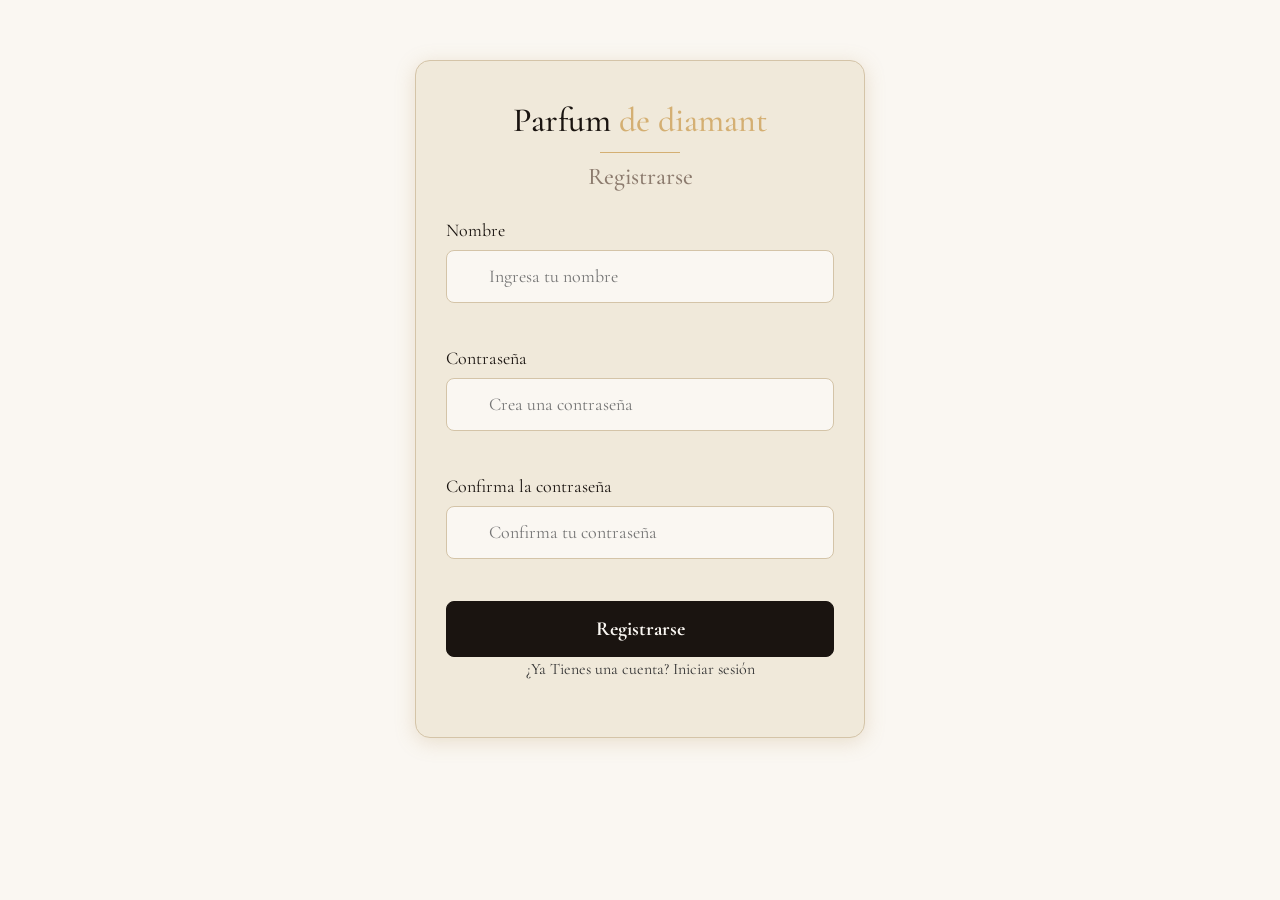
<file: Html/index.html>
<!DOCTYPE html>
<html lang="es">

<head>
    <meta charset="UTF-8">
    <meta name="viewport" content="width=device-width, initial-scale=1.0">
    <link href="https://cdn.jsdelivr.net/npm/bootstrap@5.3.8/dist/css/bootstrap.min.css" rel="stylesheet"
        integrity="sha384-sRIl4kxILFvY47J16cr9ZwB07vP4J8+LH7qKQnuqkuIAvNWLzeN8tE5YBujZqJLB" crossorigin="anonymous">
    <link rel="preconnect" href="https://fonts.googleapis.com">
    <link rel="preconnect" href="https://fonts.gstatic.com" crossorigin>
    <link
        href="https://fonts.googleapis.com/css2?family=Cormorant+Garamond:ital,wght@0,300..700;1,300..700&display=swap"
        rel="stylesheet">
    <link rel='stylesheet'
        href='https://cdn-uicons.flaticon.com/4.0.0/uicons-regular-rounded/css/uicons-regular-rounded.css'>
    <link rel='stylesheet' href='https://cdn-uicons.flaticon.com/4.0.0/uicons-brands/css/uicons-brands.css'>
    <link rel="stylesheet" href="../css/style.css">
    <link rel="stylesheet" href="../css/login.css">
    <link rel="shortcut icon" href="../imagenes/logo.png" type="image/x-icon">
    <title>Registro - Parfum de diamant</title>
</head>

<body>
    <main class="cont">

        <section class="contenedor-login">
            <div class="tarjeta-login">
                <div class="login-encabezado">
                    <h2 class="Titulo-form">Parfum <span class="Gld">de diamant</span></h2>
                    <hr class="linea-dorada">
                    <h3>Registrarse</h3>
                </div>

                <form action="">
                    <div class="nom grupo-input">
                        <label for="nombre">Nombre</label>
                        <div class="input-icono">
                            <i class="fi fi-rr-user"></i>
                            <input type="text" id="nombre" placeholder="Ingresa tu nombre" required>
                        </div>
                        <small id="alert1" class="alerta-mensaje"></small>
                    </div>

                    <div class="contr grupo-input">
                        <label for="contrasena">Contraseña</label>
                        <div class="input-icono">
                            <i class="fi fi-rr-lock"></i>
                            <input type="password" id="contrasena" placeholder="Crea una contraseña" required>
                        </div>
                        <small id="alert2" class="alerta-mensaje"></small>
                    </div>

                    <div class="conf_contr grupo-input">
                        <label for="contrasena_conf">Confirma la contraseña</label>
                        <div class="input-icono">
                            <i class="fi fi-rr-shield-check"></i>
                            <input type="password" id="contrasena_conf" placeholder="Confirma tu contraseña" required>
                        </div>
                        <small id="alert3" class="alerta-mensaje"></small>
                    </div>

                    <div class="btns login-acciones">
                        <button type="button" onclick="registrarUsuario()"
                            class="btn_regis btn-dorado">Registrarse</button>
                    </div>
                    <p id="iniciar" class="Iniciar">¿Ya Tienes una cuenta? Iniciar sesión</p>
                </form>
            </div>
        </section>

        <section class="contenedor-iniciar ocultar">
            <div class="tarjeta-login">
                <div class="login-encabezado">
                    <h2 class="Titulo-form">Parfum <span class="Gld">de diamant</span></h2>
                    <hr class="linea-dorada">
                    <h3>Iniciar sesion</h3>
                </div>

                <form action="">
                    <div class="nom grupo-input">
                        <label for="nombre">Nombre</label>
                        <div class="input-icono">
                            <i class="fi fi-rr-user"></i>
                            <input type="text" id="nombre_i" placeholder="Ingresa tu nombre" required>
                        </div>
                        <small id="alert1_i" class="alerta-mensaje"></small>
                    </div>

                    <div class="contr grupo-input">
                        <label for="contrasena">Contraseña</label>
                        <div class="input-icono">
                            <i class="fi fi-rr-lock"></i>
                            <input type="password" id="contrasena_i" placeholder="Ingrese la contraseña" required>
                        </div>
                        <small id="alert2_i" class="alerta-mensaje"></small>
                    </div>

                    <div class="btns login-acciones">
                        <button type="button" onclick="iniciarUsuario()" class="btn_regis btn-dorado">iniciar
                            Sesion</button>
                    </div>
                    <p id="regis" class="Iniciar">¿No tienes una cuenta? Registrarse</p>
                </form>
            </div>
        </section>

    </main>

    <script src="../js/interactividad.js"></script>
    <script src="../js/form.js"></script>
</body>

</html>
</file>
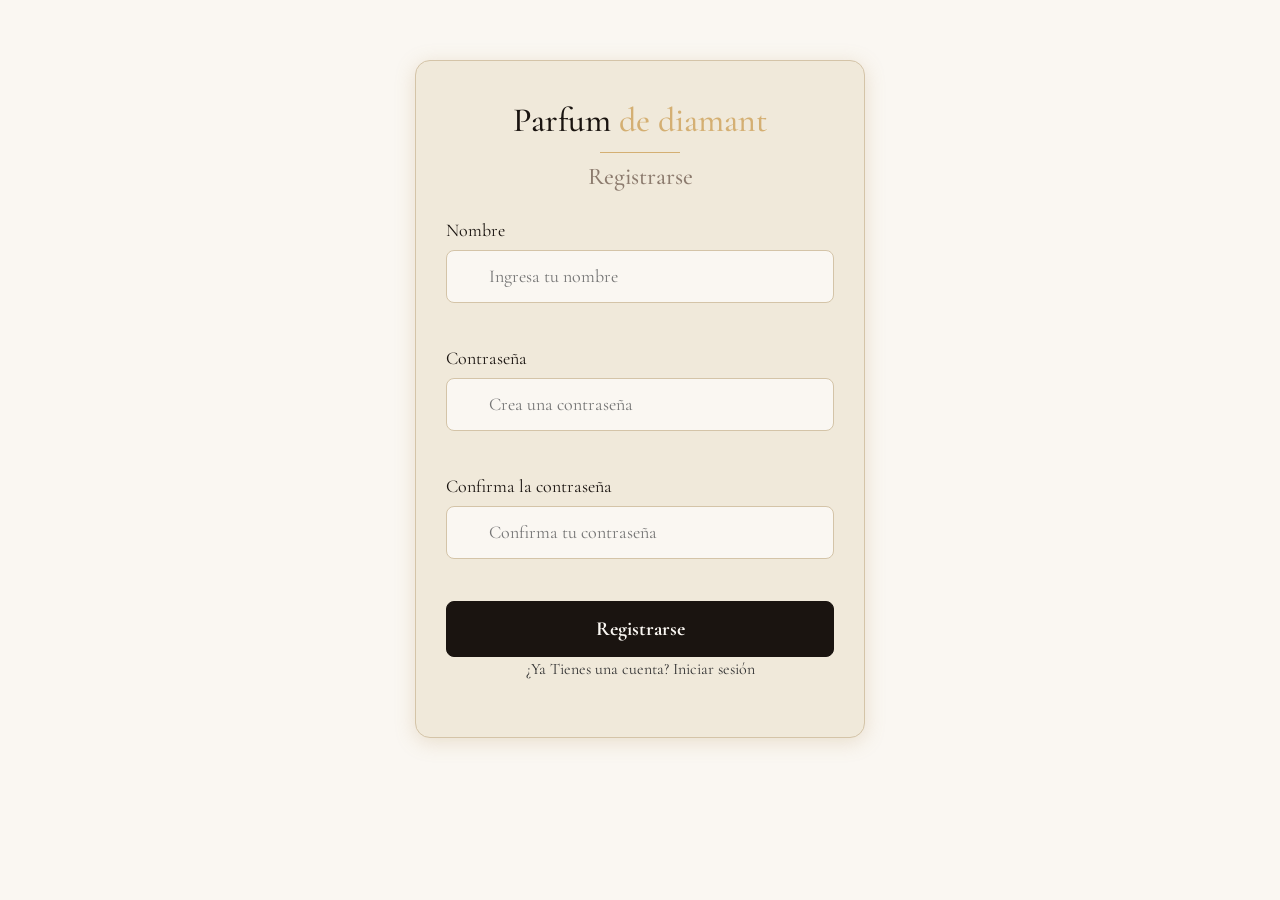
<file: Html/Admin.html>
<!DOCTYPE html>
<html lang="en">

<head>
    <meta charset="UTF-8">
    <meta name="viewport" content="width=device-width, initial-scale=1.0">
    <link rel="preconnect" href="https://fonts.googleapis.com">
    <link rel="preconnect" href="https://fonts.gstatic.com" crossorigin>
    <link
        href="https://fonts.googleapis.com/css2?family=Cormorant+Garamond:ital,wght@0,300..700;1,300..700&display=swap"
        rel="stylesheet">
    <link rel='stylesheet'
        href='https://cdn-uicons.flaticon.com/4.0.0/uicons-regular-rounded/css/uicons-regular-rounded.css'>
    <link rel='stylesheet' href='https://cdn-uicons.flaticon.com/4.0.0/uicons-brands/css/uicons-brands.css'>
    <link rel="stylesheet" href="../css/admin_style.css">
    <title>Admin — Parfum de Diamant</title>
</head>

<body>
    <!-- SIDEBAR -->
    <aside class="sidebar">
        <div class="sidebar-brand">
            <div class="marca">
                <span>Parfum</span>
                <span class="Gld">De</span>
                <span>Diamant</span>
            </div>
            <p>Panel de administración</p>
        </div>

        <span class="nav-section-label">General</span>
        <a href="#" class="nav-item active" onclick="mostrarSeccion('dashboard', this)">
            <i class="fi fi-rr-layout-fluid"></i> Dashboard
        </a>
        <a href="#" class="nav-item" onclick="mostrarSeccion('productos', this)">
            <i class="fi fi-rr-shopping-bag"></i> Productos
        </a>
        <a href="#" class="nav-item" onclick="mostrarSeccion('usuarios', this)">
            <i class="fi fi-rr-user"></i> Usuarios
        </a>
        <a href="#" class="nav-item" onclick="mostrarSeccion('pedidos', this)">
            <i class="fi fi-rr-receipt"></i> Pedidos
        </a>

        <span class="nav-section-label">Sistema</span>
        <a href="Landing.html" class="nav-item">
            <i class="fi fi-rr-arrow-left"></i> Volver al sitio
        </a>

        <div class="sidebar-footer">
            <div class="usr">
                <div class="avatar-circle" id="avatar-iniciales">AD</div>
                <div>
                    <div class="usr-name" id="sidebar-nombre">Admin</div>
                    <div class="usr-rol">Administrador</div>
                </div>
            </div>
        </div>
    </aside>

    <!-- MAIN -->
    <div class="main-wrap">

        <!-- TOPBAR -->
        <div class="topbar">
            <h2>Panel <em>Administrativo</em></h2>
            <div class="topbar-right">
                <button class="icon-btn-top" onclick="Cambio()" title="Cambiar tema">
                    <i class="fi fi-rr-night-day"></i>
                </button>
                <button class="icon-btn-top" title="Notificaciones" style="position:relative">
                    <i class="fi fi-rr-bell"></i>
                    <span class="notif-badge">3</span>
                </button>
                <button class="btn-cerrar" onclick="cerrarSesion()">Cerrar sesión</button>
            </div>
        </div>

        <!-- CONTENIDO -->
        <div class="content">

            <!-- ── DASHBOARD ── -->
            <div id="sec-dashboard">
                <div class="page-intro">
                    <h1>Bienvenido, <em id="titulo-nombre">Admin</em></h1>
                    <p>Resumen general de Parfum de Diamant</p>
                </div>

                <div class="metrics">
                    <div class="metric-card">
                        <div class="met-label"><i class="fi fi-rr-users"></i> Usuarios</div>
                        <div class="met-val">1,284</div>
                        <div class="met-delta delta-pos">↑ +12% este mes</div>
                    </div>
                    <div class="metric-card">
                        <div class="met-label"><i class="fi fi-rr-shopping-bag"></i> Productos</div>
                        <div class="met-val">48</div>
                        <div class="met-delta delta-pos">↑ +3 nuevos</div>
                    </div>
                    <div class="metric-card">
                        <div class="met-label"><i class="fi fi-rr-receipt"></i> Pedidos</div>
                        <div class="met-val">347</div>
                        <div class="met-delta delta-pos">↑ +8% este mes</div>
                    </div>
                    <div class="metric-card">
                        <div class="met-label"><i class="fi fi-rr-dollar"></i> Ingresos</div>
                        <div class="met-val">$24.8M</div>
                        <div class="met-delta delta-neg">↓ -3% este mes</div>
                    </div>
                </div>

                <div class="lower-grid">
                    <!-- Tabla productos -->
                    <div class="panel">
                        <div class="panel-head">
                            <h3>Productos <em>recientes</em></h3>
                            <button class="btn-gold" onclick="mostrarSeccion('productos', null)">Ver todos</button>
                        </div>
                        <table>
                            <thead>
                                <tr>
                                    <th>Producto</th>
                                    <th>Precio</th>
                                    <th>Estado</th>
                                </tr>
                            </thead>
                            <tbody>
                                <tr>
                                    <td>
                                        <div class="prod-cell">
                                            <div class="prod-thumb"><i class="fi fi-rr-flower"></i></div>
                                            <div>
                                                <div class="prod-name">Le Beau Le Parfum</div>
                                                <div class="prod-sub">Jean Paul Gaultier</div>
                                            </div>
                                        </div>
                                    </td>
                                    <td>$200.000</td>
                                    <td><span class="pill pill-green">Activo</span></td>
                                </tr>
                                <tr>
                                    <td>
                                        <div class="prod-cell">
                                            <div class="prod-thumb"><i class="fi fi-rr-flower"></i></div>
                                            <div>
                                                <div class="prod-name">Sauvage Dior</div>
                                                <div class="prod-sub">Christian Dior</div>
                                            </div>
                                        </div>
                                    </td>
                                    <td>$180.000</td>
                                    <td><span class="pill pill-green">Activo</span></td>
                                </tr>
                                <tr>
                                    <td>
                                        <div class="prod-cell">
                                            <div class="prod-thumb"><i class="fi fi-rr-flower"></i></div>
                                            <div>
                                                <div class="prod-name">Stronger With You</div>
                                                <div class="prod-sub">Emporio Armani</div>
                                            </div>
                                        </div>
                                    </td>
                                    <td>$150.000</td>
                                    <td><span class="pill pill-amber">Agotando</span></td>
                                </tr>
                                <tr>
                                    <td>
                                        <div class="prod-cell">
                                            <div class="prod-thumb"><i class="fi fi-rr-flower"></i></div>
                                            <div>
                                                <div class="prod-name">Born In Roma</div>
                                                <div class="prod-sub">Valentino</div>
                                            </div>
                                        </div>
                                    </td>
                                    <td>$95.000</td>
                                    <td><span class="pill pill-red">Agotado</span></td>
                                </tr>
                            </tbody>
                        </table>
                    </div>

                    <!-- Pedidos recientes -->
                    <div class="panel">
                        <div class="panel-head">
                            <h3>Pedidos <em>recientes</em></h3>
                        </div>
                        <div class="pedidos-list">
                            <div class="pedido-item">
                                <div class="pedido-info">
                                    <div class="ped-name">Alejandro V.</div>
                                    <div class="ped-prod">Le Beau Le Parfum</div>
                                </div>
                                <div><span class="pill pill-green"
                                        style="display:block;text-align:center;margin-bottom:4px">Entregado</span>
                                    <div class="pedido-precio">$200.000</div>
                                </div>
                            </div>
                            <div class="pedido-item">
                                <div class="pedido-info">
                                    <div class="ped-name">Helena R.</div>
                                    <div class="ped-prod">Sauvage Dior</div>
                                </div>
                                <div><span class="pill pill-amber"
                                        style="display:block;text-align:center;margin-bottom:4px">En camino</span>
                                    <div class="pedido-precio">$180.000</div>
                                </div>
                            </div>
                            <div class="pedido-item">
                                <div class="pedido-info">
                                    <div class="ped-name">Mauricio G.</div>
                                    <div class="ped-prod">Born In Roma</div>
                                </div>
                                <div><span class="pill pill-dark"
                                        style="display:block;text-align:center;margin-bottom:4px">Pendiente</span>
                                    <div class="pedido-precio">$95.000</div>
                                </div>
                            </div>
                            <div class="pedido-item">
                                <div class="pedido-info">
                                    <div class="ped-name">Carlos M.</div>
                                    <div class="ped-prod">Stronger With You</div>
                                </div>
                                <div><span class="pill pill-green"
                                        style="display:block;text-align:center;margin-bottom:4px">Entregado</span>
                                    <div class="pedido-precio">$150.000</div>
                                </div>
                            </div>
                            <div class="pedido-item">
                                <div class="pedido-info">
                                    <div class="ped-name">María R.</div>
                                    <div class="ped-prod">Le Beau Le Parfum</div>
                                </div>
                                <div><span class="pill pill-red"
                                        style="display:block;text-align:center;margin-bottom:4px">Cancelado</span>
                                    <div class="pedido-precio">$200.000</div>
                                </div>
                            </div>
                        </div>
                    </div>
                </div>
            </div>

            <!-- ── PRODUCTOS ── -->
            <div id="sec-productos" style="display:none">
                <div class="page-intro" style="display:flex;align-items:flex-end;justify-content:space-between">
                    <div>
                        <h1>Gestión de <em>Productos</em></h1>
                        <p>Catálogo completo de fragancias</p>
                    </div>
                    <button class="btn-save" onclick="abrirModal()" style="margin-bottom:6px">+ Agregar
                        producto</button>
                </div>
                <div class="panel">
                    <table>
                        <thead>
                            <tr>
                                <th>Producto</th>
                                <th>Precio</th>
                                <th>Stock</th>
                                <th>Estado</th>
                                <th>Acciones</th>
                            </tr>
                        </thead>
                        <tbody id="tabla-productos">
                            <tr>
                                <td>
                                    <div class="prod-cell">
                                        <div class="prod-thumb"><i class="fi fi-rr-flower"></i></div>
                                        <div>
                                            <div class="prod-name">Le Beau Le Parfum</div>
                                            <div class="prod-sub">Jean Paul Gaultier</div>
                                        </div>
                                    </div>
                                </td>
                                <td>$200.000</td>
                                <td>12 uds.</td>
                                <td><span class="pill pill-green">Activo</span></td>
                                <td><button class="action-icon" title="Editar"><i
                                            class="fi fi-rr-pencil"></i></button><button class="action-icon"
                                        title="Eliminar" onclick="eliminarFila(this)"><i
                                            class="fi fi-rr-trash"></i></button></td>
                            </tr>
                            <tr>
                                <td>
                                    <div class="prod-cell">
                                        <div class="prod-thumb"><i class="fi fi-rr-flower"></i></div>
                                        <div>
                                            <div class="prod-name">Sauvage Dior</div>
                                            <div class="prod-sub">Christian Dior</div>
                                        </div>
                                    </div>
                                </td>
                                <td>$180.000</td>
                                <td>20 uds.</td>
                                <td><span class="pill pill-green">Activo</span></td>
                                <td><button class="action-icon" title="Editar"><i
                                            class="fi fi-rr-pencil"></i></button><button class="action-icon"
                                        title="Eliminar" onclick="eliminarFila(this)"><i
                                            class="fi fi-rr-trash"></i></button></td>
                            </tr>
                            <tr>
                                <td>
                                    <div class="prod-cell">
                                        <div class="prod-thumb"><i class="fi fi-rr-flower"></i></div>
                                        <div>
                                            <div class="prod-name">Stronger With You</div>
                                            <div class="prod-sub">Emporio Armani</div>
                                        </div>
                                    </div>
                                </td>
                                <td>$150.000</td>
                                <td>4 uds.</td>
                                <td><span class="pill pill-amber">Agotando</span></td>
                                <td><button class="action-icon" title="Editar"><i
                                            class="fi fi-rr-pencil"></i></button><button class="action-icon"
                                        title="Eliminar" onclick="eliminarFila(this)"><i
                                            class="fi fi-rr-trash"></i></button></td>
                            </tr>
                            <tr>
                                <td>
                                    <div class="prod-cell">
                                        <div class="prod-thumb"><i class="fi fi-rr-flower"></i></div>
                                        <div>
                                            <div class="prod-name">Born In Roma</div>
                                            <div class="prod-sub">Valentino</div>
                                        </div>
                                    </div>
                                </td>
                                <td>$95.000</td>
                                <td>0 uds.</td>
                                <td><span class="pill pill-red">Agotado</span></td>
                                <td><button class="action-icon" title="Editar"><i
                                            class="fi fi-rr-pencil"></i></button><button class="action-icon"
                                        title="Eliminar" onclick="eliminarFila(this)"><i
                                            class="fi fi-rr-trash"></i></button></td>
                            </tr>
                        </tbody>
                    </table>
                </div>
            </div>

            <!-- ── USUARIOS ── -->
            <div id="sec-usuarios" style="display:none">
                <div class="page-intro">
                    <h1>Gestión de <em>Usuarios</em></h1>
                    <p>Clientes y administradores registrados</p>
                </div>
                <div class="panel">
                    <table>
                        <thead>
                            <tr>
                                <th>Usuario</th>
                                <th>Rol</th>
                                <th>Estado</th>
                            </tr>
                        </thead>
                        <tbody id="tabla-usuarios">
                        </tbody>
                    </table>
                </div>
            </div>

            <!-- ── PEDIDOS ── -->
            <div id="sec-pedidos" style="display:none">
                <div class="page-intro" style="display:flex;align-items:flex-end;justify-content:space-between">
                    <div>
                        <h1>Gestión de <em>Pedidos</em></h1>
                        <p>Todos los pedidos de clientes</p>
                    </div>

                    <button class="btn-save" onclick="abrirModalPedido()">+ Agregar pedido</button>
                </div>


                <div class="modal-overlay" id="modal-pedido" style="display:none;">
                    <div class="modal">
                        <h3>Agregar Nuevo <em style="color:#8a6c2a;font-style:italic">Pedido</em></h3>

                        <label>Cliente *</label>
                        <input type="text" id="pedido-cliente" placeholder="Ej: Alejandro V.">

                        <label>Producto *</label>
                        <input type="text" id="pedido-producto" placeholder="Ej: Le Beau Le Parfum">

                        <label>Total (sin puntos) *</label>
                        <input type="number" id="pedido-total" placeholder="Ej: 200000">

                        <label>Estado Inicial *</label>
                        <select id="pedido-estado">
                            <option value="pendiente">Pendiente</option>
                            <option value="en camino">En camino</option>
                            <option value="entregado">Entregado</option>
                            <option value="cancelado">Cancelado</option>
                        </select>

                        <div class="modal-btns">
                            <button class="btn-cancel" onclick="cerrarModalPedido()">Cancelar</button>
                            <button class="btn-save" onclick="guardarPedido()">Guardar Pedido</button>
                        </div>
                    </div>
                </div>

                <div class="modal-overlay" id="modal-detalle" style="display:none;">
                    <div class="modal" style="border: 1px solid #8a6c2a;">
                        <h3>Detalle del <em style="color:#8a6c2a;font-style:italic">Pedido</em></h3>
                        <hr style="border-color: #8a6c2a; margin-bottom: 15px;">

                        <div id="detalle-contenido" style="color: #fff; line-height: 1.6;">
                        </div>

                        <div class="modal-btns" style="margin-top: 20px;">
                            <button class="btn-cancel" onclick="cerrarModalDetalle()">Cerrar</button>
                        </div>
                    </div>
                </div>


                <div class="panel">
                    <table>
                        <thead>
                            <tr>
                                <th>#</th>
                                <th>Cliente</th>
                                <th>Producto</th>
                                <th>Total</th>
                                <th>Estado</th>
                                <th>Acciones</th>
                            </tr>
                        </thead>
                        <tbody id="tabla-pedidos">

                        </tbody>
                    </table>
                </div>
            </div>

        </div>
    </div>

    <!-- MODAL AGREGAR PRODUCTO -->
    <div class="modal-overlay" id="modal-producto">
        <div class="modal">
            <h3>Agregar <em style="color:#8a6c2a;font-style:italic">Producto</em></h3>

            <label>Nombre *</label>
            <input type="text" id="input-nombre" placeholder="Ej: Sauvage Dior">

            <label>Categoría *</label>
            <select id="input-cat">
                <option value="el">Para él</option>
                <option value="ella">Para ella</option>
                <option value="unisex">Unisex</option>
            </select>

            <label>Precio (sin puntos) *</label>
            <input type="number" id="input-precio" placeholder="Ej: 180000">

            <label>Descripción corta</label>
            <input type="text" id="input-short" placeholder="Una frase que describa la fragancia">

            <label>Descripción larga</label>
            <textarea id="input-long" rows="3" placeholder="Historia completa de la fragancia..."></textarea>

            <label>Notas de salida</label>
            <input type="text" id="input-salida" placeholder="Ej: Bergamota, pimienta rosa">

            <label>Notas de corazón</label>
            <input type="text" id="input-corazon" placeholder="Ej: Oud, incienso">

            <label>Notas de fondo</label>
            <input type="text" id="input-fondo" placeholder="Ej: Ámbar, vainilla">

            <label>Imagen del producto (jpg, png o webp)</label>
            <input type="file" id="input-imagen" accept="image/jpeg,image/png,image/webp">

            <label>Stock Disponible *</label>
            <input type="number" id="input-stock" placeholder="Ej: 15" min="0" value="0">

            <label>Estado del Producto *</label>
            <select id="input-estado">
                <option value="activo">Activo (Visible en tienda)</option>
                <option value="inactivo">Inactivo (Oculto)</option>
            </select>

            <div class="modal-btns">
                <button class="btn-cancel" onclick="cerrarModal()">Cancelar</button>
                <button class="btn-save" onclick="guardarProducto()">Guardar</button>
            </div>
        </div>
    </div>

    <!-- TOAST -->
    <div class="toast" id="toast"></div>

    <button id="backtotop" aria-label="Volver arriba">↑</button>
    <script src="../js/admin.js"></script>
</body>

</html>
</file>
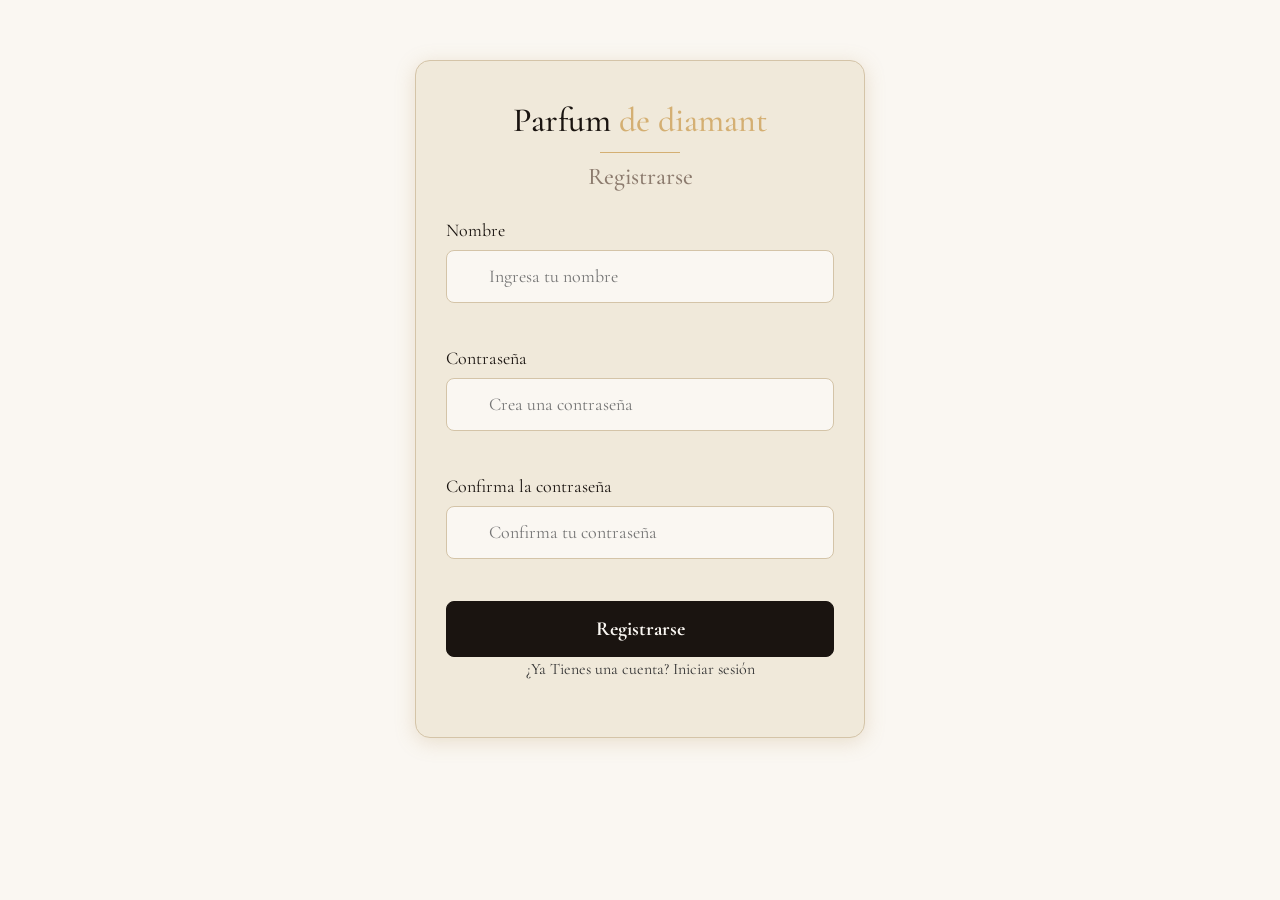
<file: Html/catalogo.html>
<!DOCTYPE html>
<html lang="es">

<head>
  <meta charset="UTF-8">
  <meta name="viewport" content="width=device-width, initial-scale=1.0">
  <title>Catálogo · Parfum de Diamant</title>
  <link href="https://cdn.jsdelivr.net/npm/bootstrap@5.3.8/dist/css/bootstrap.min.css" rel="stylesheet"
    integrity="sha384-sRIl4kxILFvY47J16cr9ZwB07vP4J8+LH7qKQnuqkuIAvNWLzeN8tE5YBujZqJLB" crossorigin="anonymous">
  <link rel="preconnect" href="https://fonts.googleapis.com">
  <link rel="preconnect" href="https://fonts.gstatic.com" crossorigin>
  <link href="https://fonts.googleapis.com/css2?family=Cormorant+Garamond:ital,wght@0,300..700;1,300..700&display=swap"
    rel="stylesheet">
  <link rel='stylesheet'
    href='https://cdn-uicons.flaticon.com/4.0.0/uicons-regular-rounded/css/uicons-regular-rounded.css'>
  <link rel='stylesheet' href='https://cdn-uicons.flaticon.com/4.0.0/uicons-brands/css/uicons-brands.css'>
  <link rel="stylesheet" href="../css/styles_catalogo.css">
  <link rel="shortcut icon" href="../imagenes/logo.png" type="image/x-icon">
</head>

<body>

  <main class="cont">
    <header id="header" class="Cabe">
      <div class="navegacion">
        <div class="nomb">
          <h5>Parfum</h5>
          <h5 class="Gld">De</h5>
          <h5>Diamant</h5>
        </div>

        <input type="checkbox" id="menu-toggle" class="menu-toggle">
        <label for="menu-toggle" class="hamburguesa">
          <span></span>
          <span></span>
          <span></span>
        </label>


        <nav class="nav">
          <a href="Landing.html">Inicio</a>
          <a href="catalogo.html">Catalogo</a>
          <a href="nosotros.html">Nosotros</a>
          <a href="compras.html">Compra</a>
        </nav>

        <div class="bolsa">
          <div class="cerrar-sesion">
            <button type="button" onclick="cerrarSesion()">Cerrar sesión</button>
          </div>
          <div class="tema">
            <button type="button" onclick="Cambio()"><i class="fi fi-rr-night-day"></i></button>
          </div>
          <div class="icono-wrap">
            <a href="compras.html">
              <i class="fi fi-rr-shopping-bag"></i>
              <span class="badge" id="cart-badge">0</span>
            </a>
          </div>
        </div>
      </div>

      <!-- Hero del catálogo -->
      <div class="bg_t cat-hero">
        <div class="texto">
          <span class="cat-eyebrow">Colección 2026 · 10 fragancias</span>
          <h1 class="Titulo">Catálogo de <em class="Gld">Lociones</em></h1>
          <p>Una selección para encontrar la tuya. Toca cualquier frasco para abrir su pirámide olfativa y conocer cada
            nota, de la salida al fondo.</p>
        </div>
        <div class="cat-hero-stage" aria-hidden="true">
          <span class="ripple"></span>
          <span class="ripple r2"></span>
          <span class="ripple r3"></span>
          <svg class="bottle-hero" viewBox="0 0 60 90" fill="none">
            <rect x="22" y="4" width="16" height="12" rx="2" fill="#D4AF72" />
            <rect x="26" y="0" width="8" height="6" rx="1.5" fill="#E2C465" />
            <path d="M16 22c0-3 2.5-5.5 6-6h16c3.5.5 6 3 6 6v54c0 6-4 10-10 10H26c-6 0-10-4-10-10V22z" fill="#1a1410"
              stroke="#D4AF72" stroke-width="1.4" />
            <path d="M19 40h22" stroke="#D4AF72" stroke-width="1" opacity=".5" />
          </svg>
        </div>
      </div>
    </header>

    <!-- ===== CONTROLES ===== -->
    <div class="cat-controls">
      <div class="cat-controls-inner">
        <div class="cat-search-wrap">
          <svg viewBox="0 0 24 24" fill="none" stroke-width="2" stroke-linecap="round">
            <circle cx="11" cy="11" r="7" />
            <path d="m21 21-4.3-4.3" />
          </svg>
          <input id="search" type="text" placeholder="Busca por nombre o nota olfativa..." autocomplete="off">
        </div>
        <div class="cat-pills" id="pills" role="group" aria-label="Filtrar por categoría">
          <button class="cat-pill" data-filter="todas" aria-pressed="true">Todas</button>
          <button class="cat-pill" data-filter="ella" aria-pressed="false">Mujer</button>
          <button class="cat-pill" data-filter="el" aria-pressed="false">Hombre</button>
          <button class="cat-pill" data-filter="unisex" aria-pressed="false">Unisex</button>
        </div>
        <button class="cat-fav-toggle" id="favToggle" aria-pressed="false">
          <svg viewBox="0 0 24 24" fill="none" stroke="currentColor" stroke-width="2">
            <path
              d="M12 21s-7-4.4-9.5-9C.7 8.4 2.4 4.5 6 4c2-.3 3.7.7 6 3 2.3-2.3 4-3.3 6-3 3.6.5 5.3 4.4 3.5 8-2.5 4.6-9.5 9-9.5 9z" />
          </svg>
          <span id="favCount">0</span> favoritos
        </button>
      </div>
    </div>

    <p class="cat-result-line" id="resultLine">Mostrando 10 de 10 fragancias</p>

    <!-- ===== GRID DE PRODUCTOS ===== -->
    <section class="cat-grid" id="grid"></section>

    <!-- ===== FOOTER (idéntico al index) ===== -->
    <footer>
      <div class="redes">
        <h3>Contactenos</h3>
        <div class="as_f">
          <div class="redes_a1">
            <a href=""><i class="fi fi-brands-facebook"> Facebook</i></a>
            <a href=""><i class="fi fi-brands-instagram"> Instagram</i></a>
          </div>
          <div class="redes_a2">
            <a href=""><i class="fi fi-brands-tiktok-circle"> Tik Tok</i></a>
            <a href=""><i class="fi fi-brands-youtube"> Youtube</i></a>
          </div>
        </div>
      </div>
      <div class="desc_f">
        <h3>Parfum de Diamant</h3>
        <p>"En Parfum de Diamant creemos que la fragancia correcta no se busca, se reconoce. Cada esencia de
          nuestra colección fue elegida para quienes exigen lo extraordinario."</p>
        <p>© 2025 Parfum de Diamant. Todos los derechos reservados.</p>
      </div>
      <div class="contact">
        <h3>Contactenos</h3>
        <p>+57 30034567823</p>
        <p>Dir: Crr 23 #45 A15</p>
      </div>
      <div class="hor">
        <h3>Horarios de atencion.</h3>
        <ol>
          <li>10:00 am</li>
          <li>5:00 pm</li>
        </ol>
      </div>
    </footer>

    <button id="backtotop" aria-label="Volver arriba">↑</button>
  </main>

  <!-- Botón WhatsApp flotante -->
  <a class="btn-whatsapp" href="https://wa.me/12345678900" target="_blank">
    <i class="fi fi-brands-whatsapp"></i>
  </a>

  <script src="../js/interactividad.js"></script>
  <script src="../js/catalogo.js"></script>
</body>

</html>
</file>
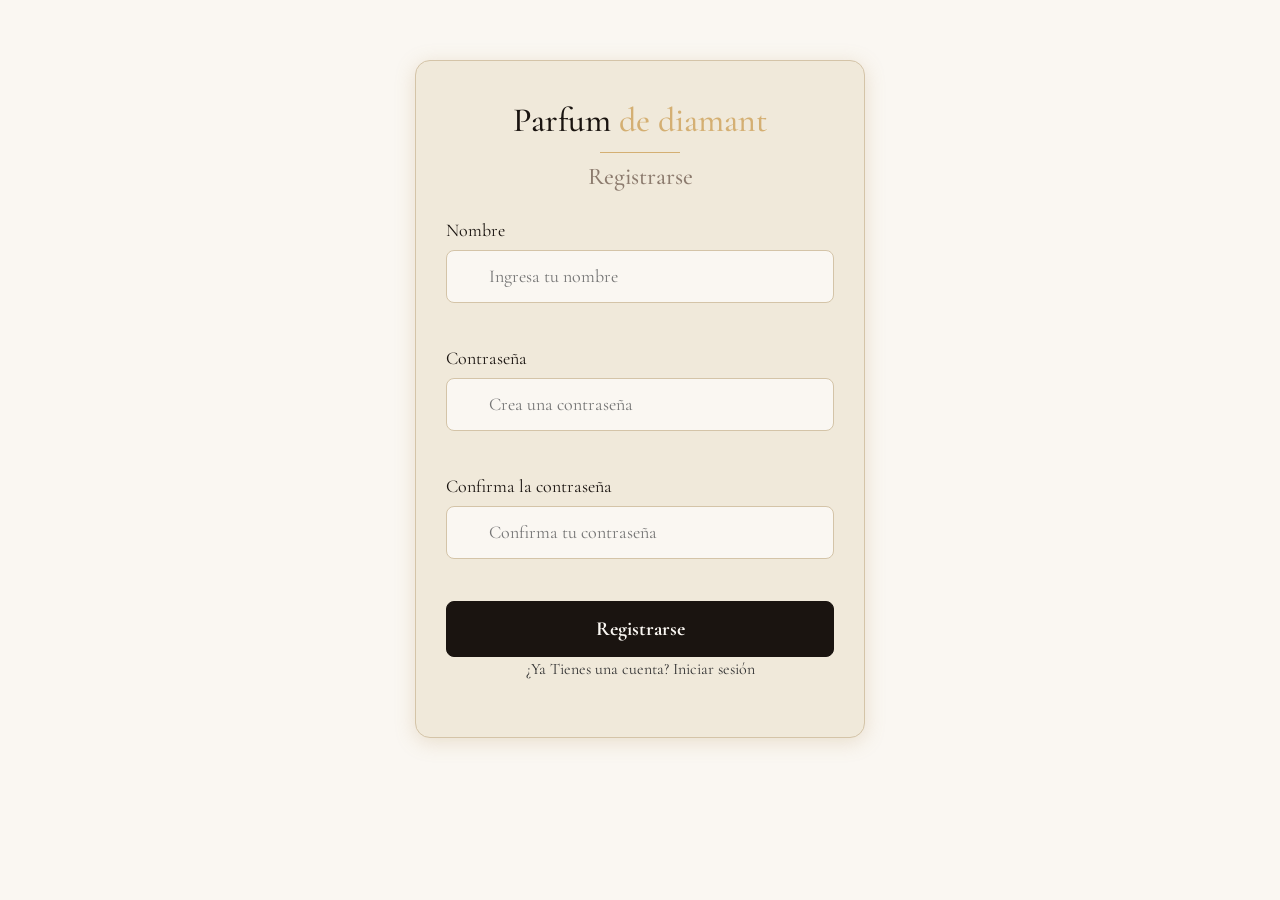
<file: Html/compras.html>
<!DOCTYPE html>
<html lang="es">

<head>
    <meta charset="UTF-8">
    <meta name="viewport" content="width=device-width, initial-scale=1.0">
    <title>Compras · Parfum de Diamant</title>
    <link href="https://cdn.jsdelivr.net/npm/bootstrap@5.3.8/dist/css/bootstrap.min.css" rel="stylesheet"
        integrity="sha384-sRIl4kxILFvY47J16cr9ZwB07vP4J8+LH7qKQnuqkuIAvNWLzeN8tE5YBujZqJLB" crossorigin="anonymous">
    <link rel="preconnect" href="https://fonts.googleapis.com">
    <link rel="preconnect" href="https://fonts.gstatic.com" crossorigin>
    <link
        href="https://fonts.googleapis.com/css2?family=Cormorant+Garamond:ital,wght@0,300..700;1,300..700&display=swap"
        rel="stylesheet">
    <link rel='stylesheet'
        href='https://cdn-uicons.flaticon.com/4.0.0/uicons-regular-rounded/css/uicons-regular-rounded.css'>
    <link rel='stylesheet' href='https://cdn-uicons.flaticon.com/4.0.0/uicons-brands/css/uicons-brands.css'>
    <link rel="stylesheet" href="../css/style.css">
    <link rel="stylesheet" href="../css/style_compras.css">
    <link rel="shortcut icon" href="../imagenes/logo.png" type="image/x-icon">
</head>

<body>
    <main class="cont">

        <header id="header" class="Cabe">
            <div class="navegacion">
                <div class="nomb">
                    <h5>Parfum</h5>
                    <h5 class="Gld">De</h5>
                    <h5>Diamant</h5>
                </div>

                <input type="checkbox" id="menu-toggle" class="menu-toggle">
                <label for="menu-toggle" class="hamburguesa">
                    <span></span>
                    <span></span>
                    <span></span>
                </label>


                <nav class="nav">
                    <a href="Landing.html">Inicio</a>
                    <a href="catalogo.html">Catalogo</a>
                    <a href="nosotros.html">Nosotros</a>
                    <a href="compras.html">Compra</a>
                </nav>


                <div class="bolsa">

                    <div class="cerrar-sesion">
                        <button type="button" onclick="cerrarSesion()">Cerrar sesión</button>
                    </div>
                    <div class="tema">
                        <button type="button" onclick="Cambio()"><i class="fi fi-rr-night-day"></i></button>
                    </div>
                    <div class="icono-wrap">
                        <a href="compras.html">
                            <i class="fi fi-rr-shopping-bag"></i>
                            <span class="badge" id="cart-badge">0</span>
                        </a>
                    </div>
                </div>
            </div>

            <!-- Mini-hero de la página -->
            <div class="bg_t compras-hero">
                <div class="texto">
                    <h1 class="Titulo">Tu <em class="Gld">Bolsa</em></h1>
                    <p>Revisa los productos seleccionados y finaliza tu pedido cuando estés listo.</p>
                </div>
                <div class="compras-hero-icon" aria-hidden="true">
                    <i class="fi fi-rr-shopping-bag"></i>
                </div>
            </div>
        </header>

        <!-- CONTENIDO DEL CARRITO -->
        <section class="compras-wrap">
            <div class="compras-inner">

                <!-- Lista de ítems -->
                <div class="compras-lista" id="comprasLista">

                </div>

                <!-- Resumen y acciones -->
                <aside class="compras-resumen" id="comprasResumen">
                    <h2>Resumen del pedido</h2>
                    <hr>
                    <div class="resumen-lineas" id="resumenLineas"></div>
                    <hr>
                    <div class="resumen-total">
                        <span>Total</span>
                        <strong id="resumenTotal">$0 COP</strong>
                    </div>
                    <a class="compras-wa-btn" id="comprasWaBtn" href="#" target="_blank" rel="noopener">
                        <svg viewBox="0 0 24 24" fill="currentColor">
                            <path d="M12.04 2C6.58 2 2.13 6.45 2.13 11.91c0 1.75.46 3.45 1.32 4.95L2 22
                l5.27-1.38a9.9 9.9 0 0 0 4.77 1.22h.01c5.46 0 9.91-4.45 9.91-9.91
                C21.96 6.45 17.5 2 12.04 2zm5.8 14.07c-.24.68-1.4 1.3-1.93 1.38
                -.5.08-1.12.11-1.81-.11-.42-.13-.96-.31-1.65-.6-2.9-1.25-4.8-4.17
                -4.94-4.36-.14-.2-1.18-1.57-1.18-3 0-1.42.75-2.12 1.02-2.41
                .27-.29.59-.36.78-.36.2 0 .39 0 .56.01.18.01.42-.07.65.5
                .24.58.81 2 .88 2.15.07.15.12.32.02.51-.1.2-.15.32-.3.49
                -.15.17-.31.39-.45.52-.15.15-.3.31-.13.6.17.29.76 1.25 1.63 2.02
                1.12 1 2.06 1.31 2.35 1.46.29.15.46.13.63-.08.17-.2.72-.84.91-1.13
                .19-.29.39-.24.65-.14.27.1 1.69.8 1.98.94.29.15.48.22.55.34
                .07.12.07.71-.17 1.39z" />
                        </svg>
                        Pedir todo por WhatsApp
                    </a>
                    <button class="compras-vaciar-btn" id="comprasVaciarBtn">
                        Vaciar bolsa
                    </button>
                </aside>

            </div>

            <!-- Estado vacío -->
            <div class="compras-vacia" id="comprasVacia" style="display:none;">
                <div class="compras-vacia-icon" aria-hidden="true">
                    <i class="fi fi-rr-shopping-bag"></i>
                </div>
                <h2>Tu bolsa está vacía</h2>
                <p>Agrega fragancias desde el catálogo para verlas aquí.</p>
                <a href="catalogo.html" class="compras-ir-cat">Ver catálogo</a>
            </div>
        </section>

        <!-- FOOTER (idéntico al index) -->
        <footer>
            <div class="redes">
                <h3>Contactenos</h3>
                <div class="as_f">
                    <div class="redes_a1">
                        <a href=""><i class="fi fi-brands-facebook"> Facebook</i></a>
                        <a href=""><i class="fi fi-brands-instagram"> Instagram</i></a>
                    </div>
                    <div class="redes_a2">
                        <a href=""><i class="fi fi-brands-tiktok-circle"> Tik Tok</i></a>
                        <a href=""><i class="fi fi-brands-youtube"> Youtube</i></a>
                    </div>
                </div>
            </div>
            <div class="desc_f">
                <h3>Parfum de Diamant</h3>
                <p>"En Parfum de Diamant creemos que la fragancia correcta no se busca, se reconoce."</p>
                <p>© 2025 Parfum de Diamant. Todos los derechos reservados.</p>
            </div>
            <div class="contact">
                <h3>Contactenos</h3>
                <p>+57 30034567823</p>
                <p>Dir: Crr 23 #45 A15</p>
            </div>
            <div class="hor">
                <h3>Horarios de atencion.</h3>
                <ol>
                    <li>10:00 am</li>
                    <li>5:00 pm</li>
                </ol>
            </div>
        </footer>

        <button id="backtotop" aria-label="Volver arriba">↑</button>
    </main>

    <a class="btn-whatsapp" href="https://wa.me/12345678900" target="_blank">
        <i class="fi fi-brands-whatsapp"></i>
    </a>

    <script src="../js/interactividad.js"></script>
    <script src="../js/compras.js"></script>
</body>

</html>
</file>
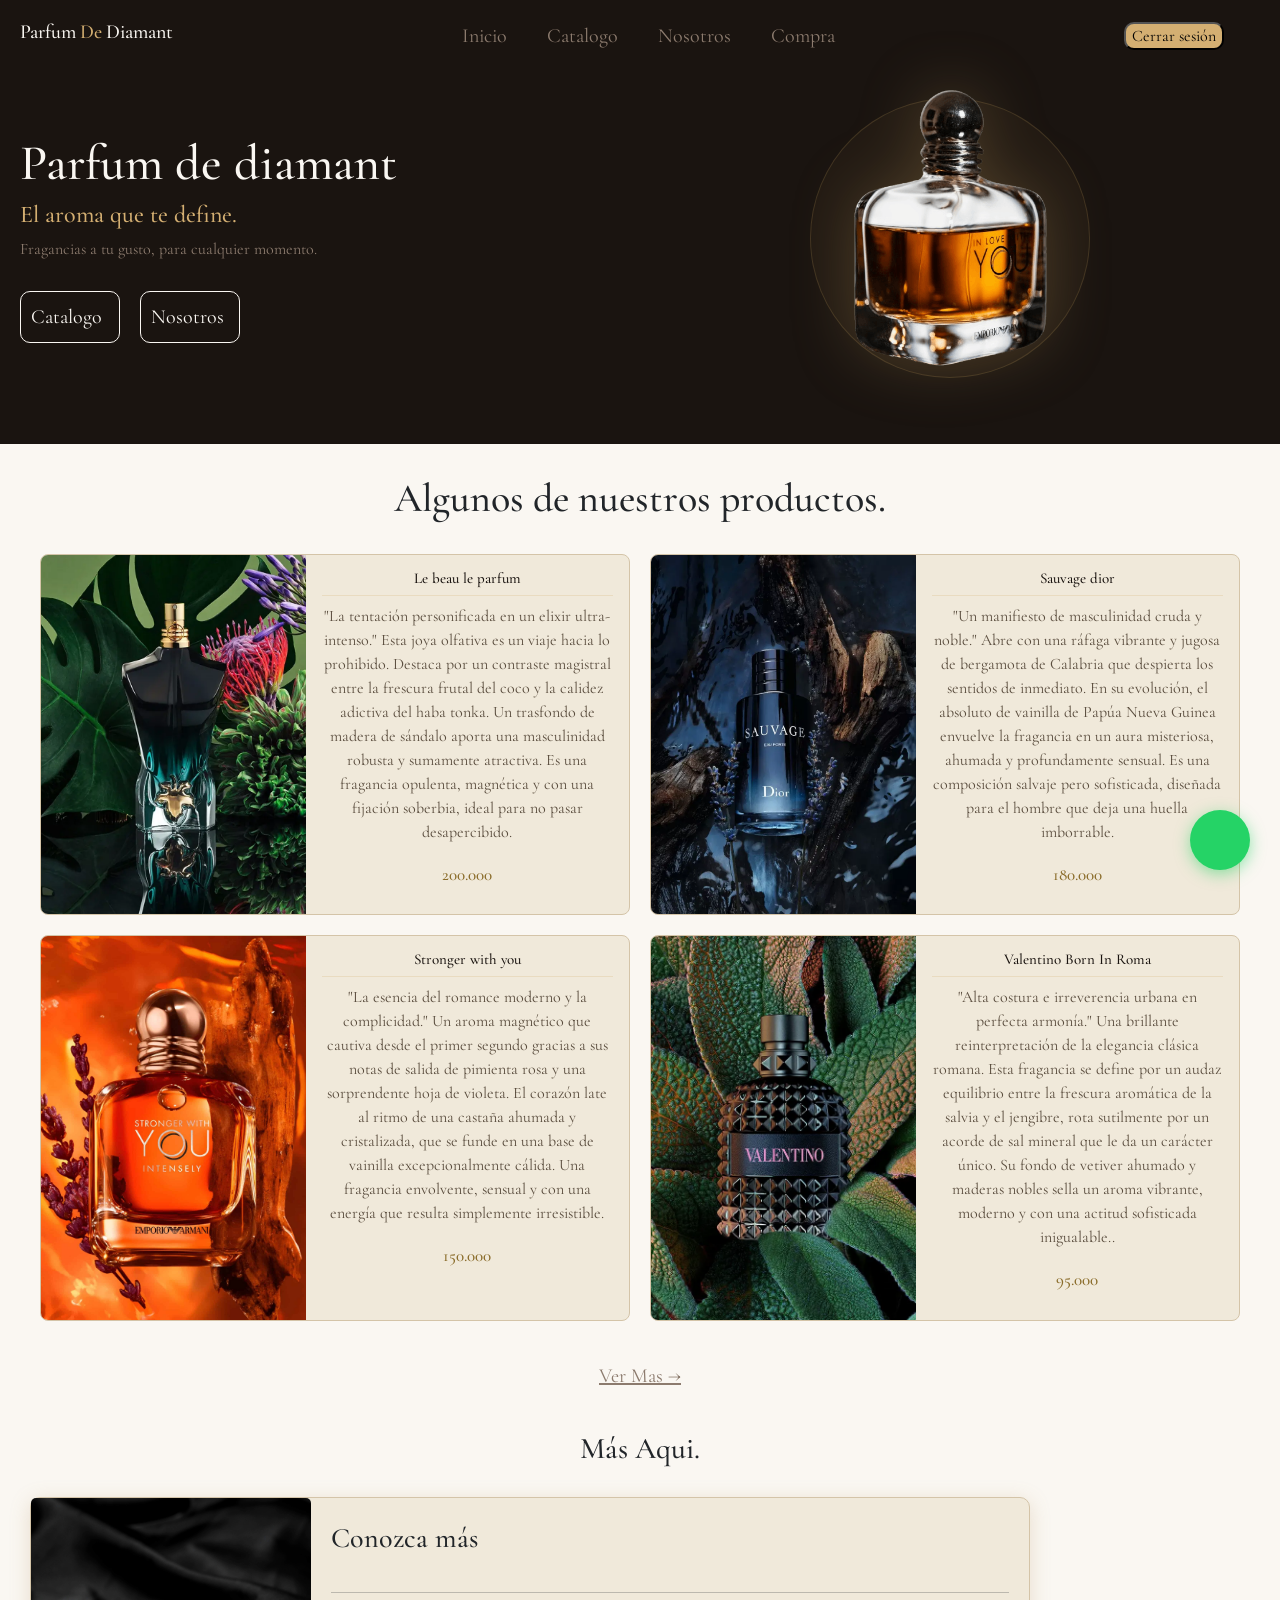
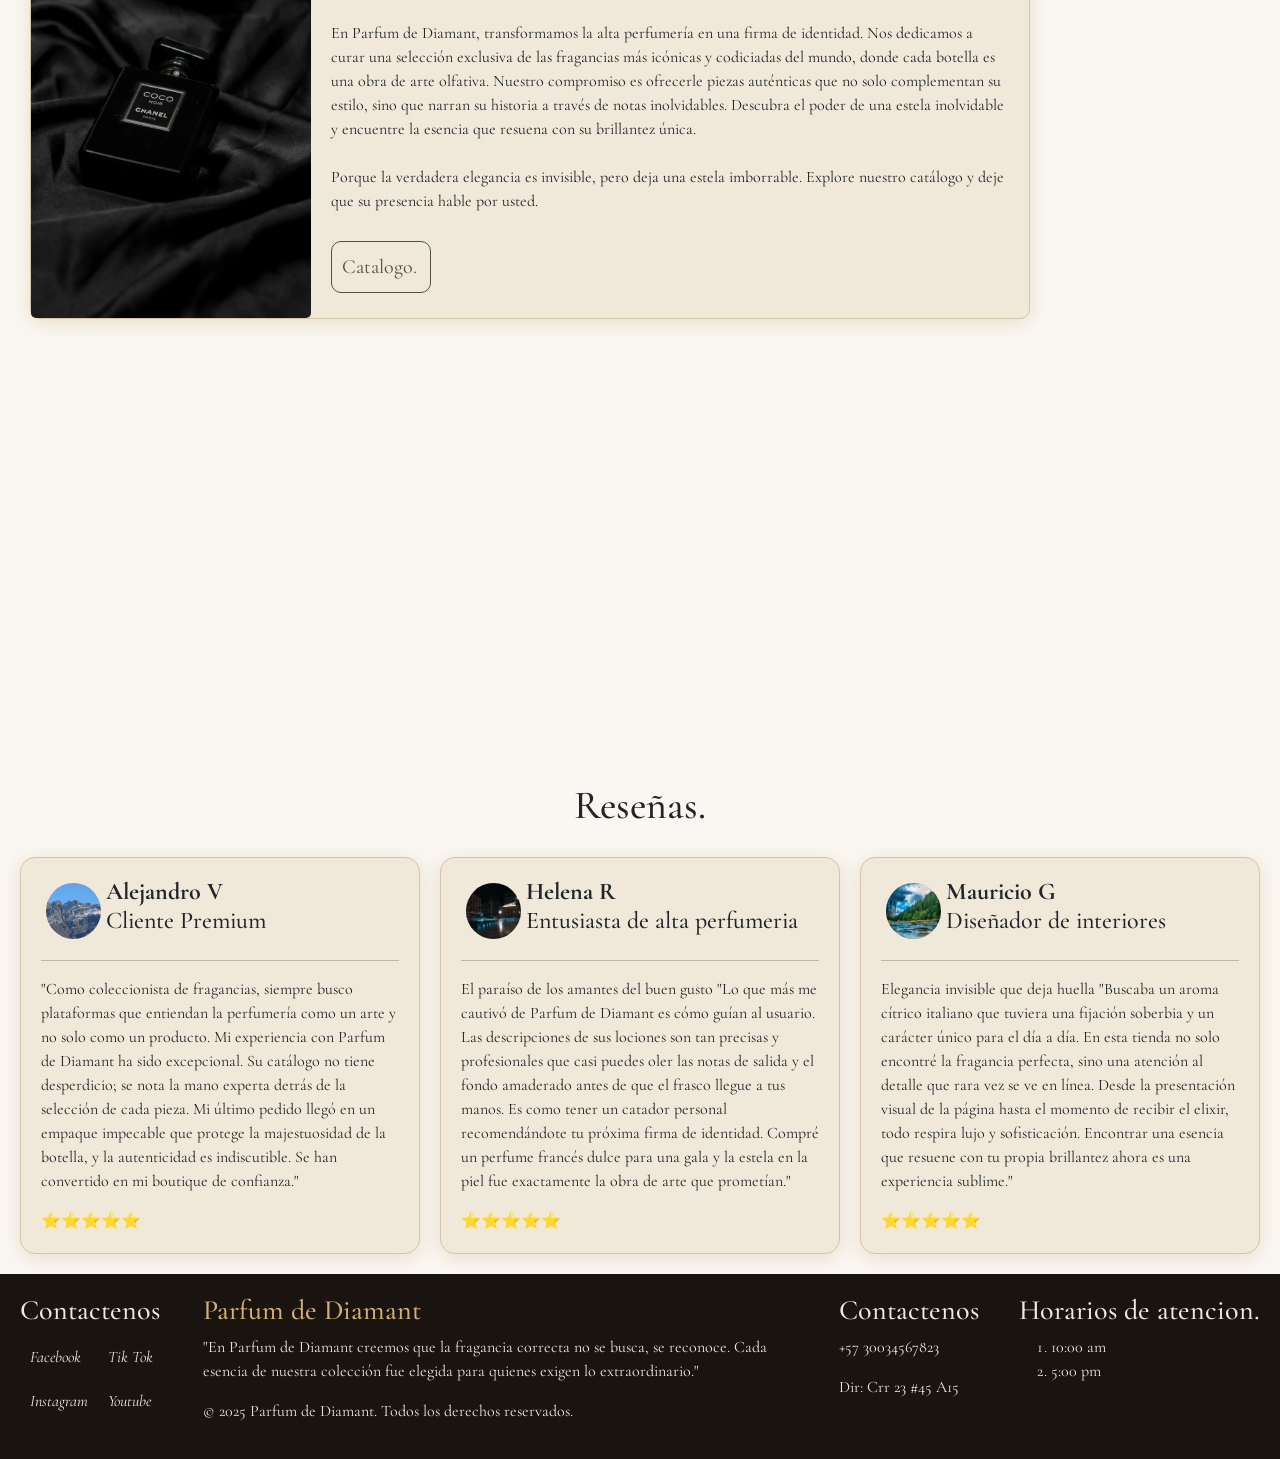
<file: Html/Landing.html>
<!DOCTYPE html>
<html lang="en">

<head>
    <meta charset="UTF-8">
    <meta name="viewport" content="width=device-width, initial-scale=1.0">
    <link href="https://cdn.jsdelivr.net/npm/bootstrap@5.3.8/dist/css/bootstrap.min.css" rel="stylesheet"
        integrity="sha384-sRIl4kxILFvY47J16cr9ZwB07vP4J8+LH7qKQnuqkuIAvNWLzeN8tE5YBujZqJLB" crossorigin="anonymous">
    <link rel="preconnect" href="https://fonts.googleapis.com">
    <link rel="preconnect" href="https://fonts.gstatic.com" crossorigin>
    <link
        href="https://fonts.googleapis.com/css2?family=Cormorant+Garamond:ital,wght@0,300..700;1,300..700&display=swap"
        rel="stylesheet">
    <link rel='stylesheet'
        href='https://cdn-uicons.flaticon.com/4.0.0/uicons-regular-rounded/css/uicons-regular-rounded.css'>
    <link rel="stylesheet" href="../css/style.css">
    <link rel="shortcut icon" href="../imagenes/logo.png" type="image/x-icon">
    <link rel='stylesheet' href='https://cdn-uicons.flaticon.com/4.0.0/uicons-brands/css/uicons-brands.css'>
    <title>Parfum de diamant</title>
</head>

<body>
    <main class="cont">
        <header id="header" class="Cabe">
            <div class="navegacion">
                <div class="nomb">
                    <h5>Parfum</h5>
                    <h5 class="Gld">De</h5>
                    <h5>Diamant</h5>
                </div>

                <input type="checkbox" id="menu-toggle" class="menu-toggle">
                <label for="menu-toggle" class="hamburguesa">
                    <span></span>
                    <span></span>
                    <span></span>
                </label>


                <nav class="nav">
                    <a href="Landing.html">Inicio</a>
                    <a href="catalogo.html">Catalogo</a>
                    <a href="nosotros.html">Nosotros</a>
                    <a href="compras.html">Compra</a>
                </nav>

                <div class="bolsa">
                    <div class="cerrar-sesion">
                        <button type="button" onclick="cerrarSesion()">Cerrar sesión</button>
                    </div>

                    <div class="tema">
                        <button type="button" onclick="Cambio()"><i class="fi fi-rr-night-day"></i></button>
                    </div>

                    <div class="icono-wrap">
                        <a href="compras.html">
                            <i class="fi fi-rr-shopping-bag"></i>
                            <span class="badge" id="cart-badge">0</span>
                        </a>
                    </div>
                </div>
            </div>
            <div class="bg_t">
                <div class="texto">
                    <h1 class="Titulo">Parfum de diamant</h1>
                    <h4 class="sb_tt">El aroma que te define.</h4>
                    <p>Fragancias a tu gusto, para cualquier momento.</p>

                    <div class="btns_h">
                        <a href="catalogo.html">Catalogo</a>
                        <a class="a2" href="nosotros.html">Nosotros</a>
                    </div>

                </div>

                <div class="visual">
                    <img src="../imagenes/optimizadas/Fragancia principal-1.png" alt="Fragancia principal">
                </div>
            </div>
        </header>
        <section class="Alg_product">

            <h1>Algunos de nuestros productos.</h1>
            <br>
            <div class="product">
                <div class="tarjeta">
                    <img src="../imagenes/optimizadas/le beau.webp" alt="le beau Le parfum">
                    <div class="tar_text">
                        <h4>Le beau le parfum</h4>
                        <hr>
                        <p>"La tentación personificada en un elixir ultra-intenso."
                            Esta joya olfativa es un viaje hacia lo prohibido. Destaca por un contraste magistral entre
                            la
                            frescura frutal del coco y la calidez adictiva del haba tonka. Un trasfondo de madera de
                            sándalo
                            aporta una masculinidad robusta y sumamente atractiva. Es una fragancia opulenta, magnética
                            y
                            con una fijación soberbia, ideal para no pasar desapercibido.</p>

                        <h5>200.000</h5>
                    </div>

                </div>
                <div class="tarjeta">
                    <img src="../imagenes/optimizadas/sauvage-dior-2.webp" alt="Sauvage Dior">

                    <div class="tar_text">
                        <h4>Sauvage dior</h4>
                        <hr>
                        <p>"Un manifiesto de masculinidad cruda y noble."
                            Abre con una ráfaga vibrante y jugosa de bergamota de Calabria que despierta los sentidos de
                            inmediato. En su evolución, el absoluto de vainilla de Papúa Nueva Guinea envuelve la
                            fragancia
                            en un aura misteriosa, ahumada y profundamente sensual. Es una composición salvaje pero
                            sofisticada, diseñada para el hombre que deja una huella imborrable.</p>

                        <h5>180.000</h5>
                    </div>

                </div>
                <div class="tarjeta">
                    <img src="../imagenes/optimizadas/Stronger With You.jpg" alt="Stronger With You">
                    <div class="tar_text">
                        <h4>Stronger with you</h4>
                        <hr>
                        <p>"La esencia del romance moderno y la complicidad."
                            Un aroma magnético que cautiva desde el primer segundo gracias a sus notas de salida de
                            pimienta
                            rosa y una sorprendente hoja de violeta. El corazón late al ritmo de una castaña ahumada y
                            cristalizada, que se funde en una base de vainilla excepcionalmente cálida. Una fragancia
                            envolvente, sensual y con una energía que resulta simplemente irresistible.</p>
                        <h5>150.000</h5>
                    </div>
                </div>
                <div class="tarjeta">
                    <img src="../imagenes/optimizadas/valentino_2.webp" alt="Valentino">
                    <div class="tar_text">
                        <h4>Valentino Born In Roma</h4>
                        <hr>
                        <p>"Alta costura e irreverencia urbana en perfecta armonía."
                            Una brillante reinterpretación de la elegancia clásica romana. Esta fragancia se define por
                            un
                            audaz equilibrio entre la frescura aromática de la salvia y el jengibre, rota sutilmente por
                            un
                            acorde de sal mineral que le da un carácter único. Su fondo de vetiver ahumado y maderas
                            nobles
                            sella un aroma vibrante, moderno y con una actitud sofisticada inigualable..</p>
                        <h5>95.000</h5>
                    </div>
                </div>
            </div>
            <a href="catalogo.html">Ver Mas →</a>
        </section>

        <section class="descripcion_principal">

            <h1>Más Aqui.</h1>

            <div class="tar_desc ds_izq">
                <img src="../imagenes/optimizadas/paratar_1.jpg" alt="">
                <div class="text_1">
                    <h3>Conozca más</h3>
                    <hr>
                    <p>En Parfum de Diamant, transformamos la alta perfumería en una firma de identidad. Nos dedicamos a
                        curar una selección exclusiva de las fragancias más icónicas y codiciadas del mundo, donde cada
                        botella es una obra de arte olfativa. Nuestro compromiso es ofrecerle piezas auténticas que no
                        solo
                        complementan su estilo, sino que narran su historia a través de notas inolvidables. Descubra el
                        poder de una estela inolvidable y encuentre la esencia que resuena con su brillantez única. <br>
                        <br>
                        Porque la verdadera elegancia es invisible, pero deja una estela imborrable. Explore nuestro
                        catálogo y deje que su presencia hable por usted.
                    </p>
                    <a href="catalogo.html">Catalogo.</a>
                </div>
            </div>

            <div class="tar_desc2 ds_der">
                <img src="../imagenes/optimizadas/fondo_head.jpg" alt="Fragancia en fondo dorado">
                <div class="text_1">
                    <h3>Nuestra Colección.</h3>
                    <hr>
                    <p>Nuestra colección es un mapa de emociones embotelladas, diseñado para los paladares olfativos más
                        exigentes. Desde la sobriedad magnética de los elixires amaderados y especiados, hasta la
                        frescura vibrante de las creaciones cítricas italianas; pasando por la opulencia de los perfumes
                        franceses más dulces, orientales y seductores. Cada categoría custodia un carácter diferente. Le
                        invitamos a explorar nuestras exclusivas familias aromáticas y a descubrir el territorio
                        olfativo que conquistará sus sentidos. <br> <br> Déjese seducir por la alquimia de nuestras
                        notas,
                        donde cada acorde evoluciona de manera única sobre la piel, creando un aura que es irrepetible.
                        Encuentre la categoría que define su esencia hoy."
                    </p>
                    <a href="catalogo.html">Colección</a>
                </div>
            </div>
        </section>

        <section class="carousel">
            <h1>Reseñas.</h1>

            <div class="car_res">
                <div class="resena">
                    <div class="us">
                        <img src="../imagenes/optimizadas/us1.jpg" alt="Foto de usuario">
                        <h4> <strong>Alejandro V</strong> <br> Cliente Premium</h4>

                    </div>
                    <hr>
                    <div class="res_desc">
                        <p>"Como coleccionista de fragancias, siempre busco plataformas que entiendan la perfumería como
                            un arte y no solo como un producto. Mi experiencia con Parfum de Diamant ha sido
                            excepcional. Su catálogo no tiene desperdicio; se nota la mano experta detrás de la
                            selección de cada pieza. Mi último pedido llegó en un empaque impecable que protege la
                            majestuosidad de la botella, y la autenticidad es indiscutible. Se han convertido en mi
                            boutique de confianza."</p>

                        <span>⭐⭐⭐⭐⭐</span>
                    </div>
                </div>
                <div class="resena">
                    <div class="us">
                        <img src="../imagenes/optimizadas/us22.jpg" alt="Foto de usuario">
                        <h4> <strong>Helena R</strong> <br>Entusiasta de alta perfumeria</h4>

                    </div>
                    <hr>
                    <div class="res_desc">
                        <p>El paraíso de los amantes del buen gusto
                            "Lo que más me cautivó de Parfum de Diamant es cómo guían al usuario. Las descripciones de
                            sus lociones son tan precisas y profesionales que casi puedes oler las notas de salida y el
                            fondo amaderado antes de que el frasco llegue a tus manos. Es como tener un catador personal
                            recomendándote tu próxima firma de identidad. Compré un perfume francés dulce para una gala
                            y la estela en la piel fue exactamente la obra de arte que prometían."</p>

                        <span>⭐⭐⭐⭐⭐</span>
                    </div>
                </div>
                <div class="resena">
                    <div class="us">
                        <img src="../imagenes/optimizadas/us2.jpg" alt="Foto de usuario">
                        <h4> <strong>Mauricio G</strong> <br> Diseñador de interiores</h4>

                    </div>
                    <hr>
                    <div class="res_desc">
                        <p>Elegancia invisible que deja huella
                            "Buscaba un aroma cítrico italiano que tuviera una fijación soberbia y un carácter único
                            para el día a día. En esta tienda no solo encontré la fragancia perfecta, sino una atención
                            al detalle que rara vez se ve en línea. Desde la presentación visual de la página hasta el
                            momento de recibir el elixir, todo respira lujo y sofisticación. Encontrar una esencia que
                            resuene con tu propia brillantez ahora es una experiencia sublime."</p>

                        <span>⭐⭐⭐⭐⭐</span>
                    </div>
                </div>

            </div>
        </section>
        <footer>
            <div class="redes">
                <h3>Contactenos</h3>
                <div class="as_f">
                    <div class="redes_a1">
                        <a href=""><i class="fi fi-brands-facebook"> Facebook</i></a>
                        <a href=""><i class="fi fi-brands-instagram"> Instagram</i></a>
                    </div>

                    <div class="redes_a2">
                        <a href=""><i class="fi fi-brands-tiktok-circle"> Tik Tok</i></i></a>
                        <a href=""><i class="fi fi-brands-youtube"> Youtube</i></a>
                    </div>
                </div>

            </div>
            <div class="desc_f">
                <h3>Parfum de Diamant</h3>
                <p>"En Parfum de Diamant creemos que la fragancia correcta no se busca, se reconoce. Cada esencia de
                    nuestra colección fue elegida para quienes exigen lo extraordinario."</p>
                <p>© 2025 Parfum de Diamant. Todos los derechos reservados.</p>
            </div>
            <div class="contact">
                <h3>Contactenos</h3>
                <p>+57 30034567823</p>
                <p>Dir: Crr 23 #45 A15</p>

            </div>
            <div class="hor">
                <h3>Horarios de atencion.</h3>
                <ol>
                    <li>10:00 am</li>
                    <li>5:00 pm</li>
                </ol>
            </div>
        </footer>
        <button id="backtotop" aria-label="Volver arriba">
            ↑
        </button>
    </main>
    <!-- boton whatsapp -->


    <a class="btn-whatsapp" href="https://wa.me/12345678900" target="_blank">
        <i class="fi fi-brands-whatsapp"></i>
    </a>
    <script src="../js/interactividad.js"></script>
</body>

</html>
</file>
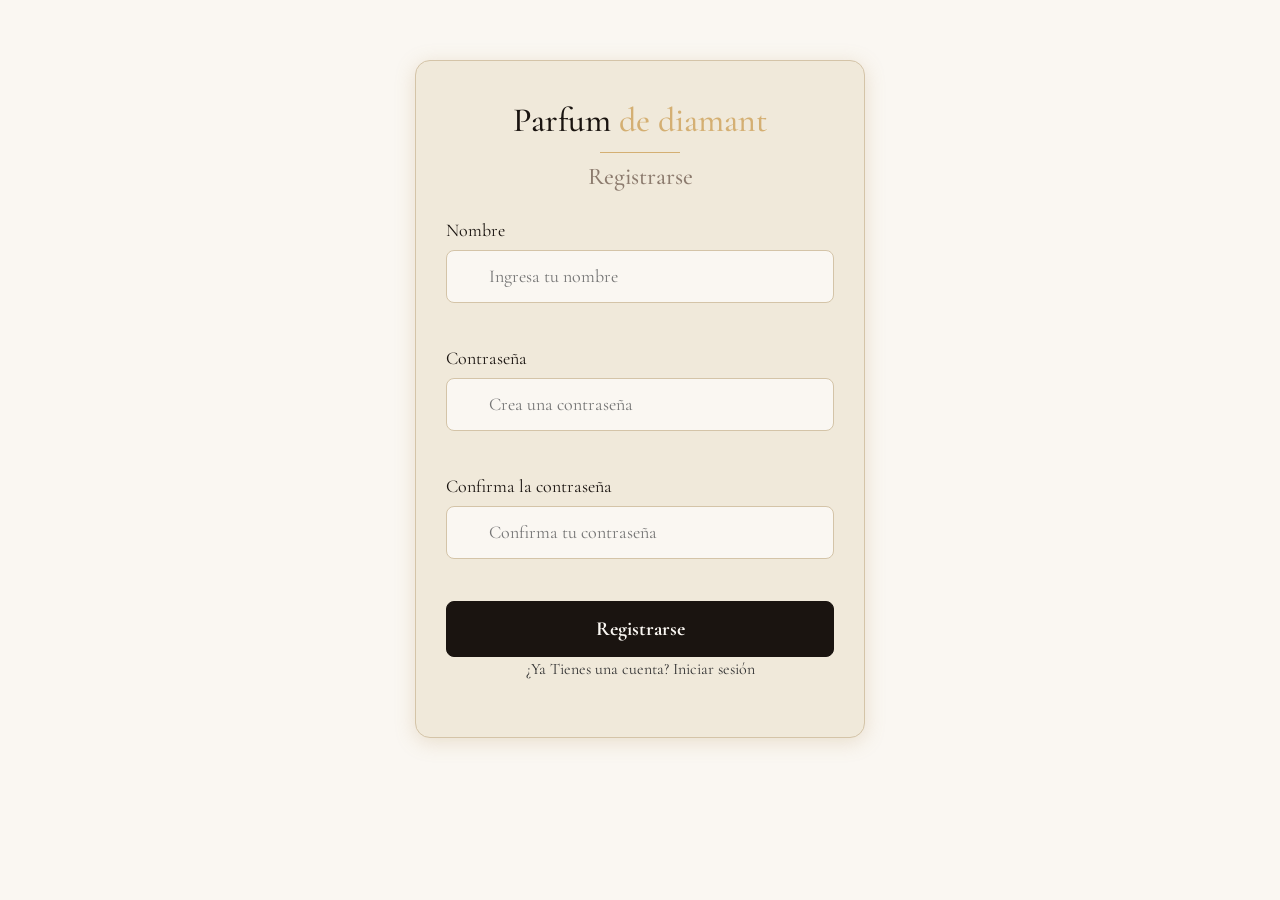
<file: Html/nosotros.html>
<!DOCTYPE html>
<html lang="en">

<head>
    <meta charset="UTF-8">
    <meta name="viewport" content="width=device-width, initial-scale=1.0">
    <link href="https://cdn.jsdelivr.net/npm/bootstrap@5.3.8/dist/css/bootstrap.min.css" rel="stylesheet"
        integrity="sha384-sRIl4kxILFvY47J16cr9ZwB07vP4J8+LH7qKQnuqkuIAvNWLzeN8tE5YBujZqJLB" crossorigin="anonymous">
    <link rel="preconnect" href="https://fonts.googleapis.com">
    <link rel="preconnect" href="https://fonts.gstatic.com" crossorigin>
    <link
        href="https://fonts.googleapis.com/css2?family=Cormorant+Garamond:ital,wght@0,300..700;1,300..700&family=Dancing+Script:wght@400..700&display=swap"
        rel="stylesheet">
    <link rel='stylesheet'
        href='https://cdn-uicons.flaticon.com/4.0.0/uicons-regular-rounded/css/uicons-regular-rounded.css'>
    <link rel="stylesheet" href="../css/style.css">
    <link rel="stylesheet" href="../css/nosotros.css">
    <link rel="shortcut icon" href="../imagenes/logo.png" type="image/x-icon">
    <link rel='stylesheet' href='https://cdn-uicons.flaticon.com/4.0.0/uicons-brands/css/uicons-brands.css'>
    <title>Parfum de diamant | Nosotros</title>
</head>

<body>
    <header id="header" class="Cabe">
        <div class="navegacion">
            <div class="nomb">
                <h5>Parfum</h5>
                <h5 class="Gld">De</h5>
                <h5>Diamant</h5>
            </div>
            <input type="checkbox" id="menu-toggle" class="menu-toggle">
            <label for="menu-toggle" class="hamburguesa">
                <span></span>
                <span></span>
                <span></span>
            </label>


            <nav class="nav">
                <a href="Landing.html">Inicio</a>
                <a href="catalogo.html">Catalogo</a>
                <a href="nosotros.html">Nosotros</a>
                <a href="compras.html">Compra</a>
            </nav>

            <div class="bolsa">

                <div class="cerrar-sesion">
                    <button type="button" onclick="cerrarSesion()">Cerrar sesión</button>
                </div>
                <div class="tema">
                    <button type="button" onclick="Cambio()"><i class="fi fi-rr-night-day"></i></button>
                </div>
                <div class="icono-wrap">
                    <a href="compras.html">
                        <i class="fi fi-rr-shopping-bag"></i>
                        <span class="badge" id="cart-badge">0</span>
                    </a>
                </div>
            </div>
        </div>
        <div class="bg_t compras-hero">
            <div class="texto">
                <h1 class="Titulo">Sobre <em class="Gld">Nosotros</em></h1>
                <p>Conoce mas sobre nosotros y si deseas conoce mas sobre nuestros productos</p>
            </div>
        </div>
    </header>
    <main class="princ">
        <div class="identt">
            <!-- Identidad -->
            <h1 class="ident-h1">Nuestra Identidad</h1>
            <hr><br><br><br>
            <section class="ident-mis">

                <section class="identidad">
                    <h1 class="ident-tittle">El arte de la alta perfumeria.</h1>

                    <h5 class="ident-text">"En Parfum de Diamant, entendemos que un perfume es mucho más que una
                        fragancia:
                        es
                        una firma invisible,
                        una declaración de intenciones y el reflejo más puro de la personalidad. Nacimos con el
                        propósito de
                        curar y ofrecer una selección exclusiva de las creaciones olfativas más sofisticadas del mundo,
                        elevando
                        el acto de perfumarse a una experiencia sensorial de lujo."</h5>
                </section>

                <!-- Misión -->
                <section class="mision">
                    <h1 class="ident-tittle">Misión</h1>
                    <h5 class="ident-text">
                        "Nuestra misión es conectar a cada individuo con su identidad olfativa más auténtica y
                        sofisticada,
                        ofreciendo una curaduría excepcional de la alta perfumería mundial. Nos comprometemos a brindar
                        una
                        experiencia de lujo accesible mediante un servicio digital impecable, garantizando la máxima
                        excelencia,
                        autenticidad y el conocimiento experto en cada una de nuestras fragancias."
                    </h5>
                </section>
            </section>
        </div>




        <!-- tarjetas de información -->
        <section class="tar-inf">

            <h1 class="ident-h1">¿Qué nos define?</h1> <br><br><br>
            <div id="carouselExampleCaptions" class="carousel slide">
                <div class="carousel-indicators">
                    <button type="button" data-bs-target="#carouselExampleCaptions" data-bs-slide-to="0" class="active"
                        aria-current="true" aria-label="Slide 1"></button>
                    <button type="button" data-bs-target="#carouselExampleCaptions" data-bs-slide-to="1"
                        aria-label="Slide 2"></button>
                    <button type="button" data-bs-target="#carouselExampleCaptions" data-bs-slide-to="2"
                        aria-label="Slide 3"></button>
                </div>
                <div class="carousel-inner">
                    <div class="carousel-item active">
                        <img src="../imagenes/optimizadas/moschino_toy boy.webp" class="d-block w-100" alt="...">
                        <div class="carousel-caption d-none d-md-block">
                            <h5>Curaduría Exclusiva</h5>
                            <p>Trabajamos solo con piezas icónicas y de vanguardia, garantizando autenticidad y
                                excelencia en cada botella.</p>
                        </div>
                    </div>
                    <div class="carousel-item">
                        <img src="../imagenes/optimizadas/one_million_2.webp" class="d-block w-100" alt="...">
                        <div class="carousel-caption d-none d-md-block">
                            <h5>Pasión por el Detalle</h5>
                            <p>Estudiamos las familias olfativas, los contrastes y las transiciones de cada nota para
                                guiarte de manera experta hacia tu fragancia ideal.</p>
                        </div>
                    </div>
                    <div class="carousel-item">
                        <img src="../imagenes/optimizadas/valentino_2.webp" class="d-block w-100" alt="...">
                        <div class="carousel-caption d-none d-md-block">
                            <h5>Elegancia Sostenible</h5>
                            <p>Creemos en un lujo sofisticado, donde la experiencia de compra en línea sea tan impecable
                                y pulida como el aroma que recibes en tu puerta.</p>
                        </div>
                    </div>
                </div>
                <button class="carousel-control-prev" type="button" data-bs-target="#carouselExampleCaptions"
                    data-bs-slide="prev">
                    <span class="carousel-control-prev-icon" aria-hidden="true"></span>
                    <span class="visually-hidden">Previous</span>
                </button>
                <button class="carousel-control-next" type="button" data-bs-target="#carouselExampleCaptions"
                    data-bs-slide="next">
                    <span class="carousel-control-next-icon" aria-hidden="true"></span>
                    <span class="visually-hidden">Next</span>
                </button>
            </div>

            <h2>"No vendemos aromas; embotellamos identidades, recuerdos y el brillo único de quienes se atreven a
                destacar."</h2>
        </section>

        <footer>
            <div class="redes">
                <h3>Contactenos</h3>
                <div class="as_f">
                    <div class="redes_a1">
                        <a href=""><i class="fi fi-brands-facebook"> Facebook</i></a>
                        <a href=""><i class="fi fi-brands-instagram"> Instagram</i></a>
                    </div>

                    <div class="redes_a2">
                        <a href=""><i class="fi fi-brands-tiktok-circle"> Tik Tok</i></i></a>
                        <a href=""><i class="fi fi-brands-youtube"> Youtube</i></a>
                    </div>
                </div>

            </div>
            <div class="desc_f">
                <h3>Parfum de Diamant</h3>
                <p>"En Parfum de Diamant creemos que la fragancia correcta no se busca, se reconoce. Cada esencia de
                    nuestra colección fue elegida para quienes exigen lo extraordinario."</p>
                <p>© 2025 Parfum de Diamant. Todos los derechos reservados.</p>
            </div>
            <div class="contact">
                <h3>Contactenos</h3>
                <p>+57 30034567823</p>
                <p>Dir: Crr 23 #45 A15</p>

            </div>
            <div class="hor">
                <h3>Horarios de atencion.</h3>
                <ol>
                    <li>10:00 am</li>
                    <li>5:00 pm</li>
                </ol>
            </div>
        </footer>
        <button id="backtotop" aria-label="Volver arriba">
            ↑
        </button>
    </main>

    <script src="https://cdn.jsdelivr.net/npm/bootstrap@5.3.8/dist/js/bootstrap.bundle.min.js"
        integrity="sha384-FKyoEForCGlyvwx9Hj09JcYn3nv7wiPVlz7YYwJrWVcXK/BmnVDxM+D2scQbITxI"
        crossorigin="anonymous"></script>
    <script src="../js/interactividad.js"></script>
</body>

</html>
</file>
<file: css/style.css>
@import url('https://cdn-uicons.flaticon.com/4.0.0/uicons-regular-rounded/css/uicons-regular-rounded.css');
@import url('https://cdn-uicons.flaticon.com/4.0.0/uicons-brands/css/uicons-brands.css');


* {
    padding: 0;
    margin: 0;
    box-sizing: border-box;
}

body {
    font-family: 'Cormorant Garamond', serif;
    background: #FAF7F2;
    overflow-x: hidden;
}


#header {
    background-color: #1a1410;
    padding: 20px;
}

.Titulo {
    color: #FAF7F2;
    font-size: 50px;
}

.navegacion {
    color: #FAF7F2;
    z-index: 1;
    display: flex;
    align-items: center;
    justify-content: space-between;
}

.nomb {
    display: flex;
    gap: 4px;
    flex-shrink: 0;
}

nav {
    justify-content: center;
    display: flex;
    gap: 0;
    flex: 1;
}

.nav a:hover {
    color: #FAF7F2;
    transition: 0.5s;
    transform: scale(1.15);
}

nav a {
    text-decoration: none;
    color: #8C7B6E;
    font-size: 20px;
    margin: 1px 20px;
}

.Gld {
    color: #D4AF72;
}

.texto {
    color: #D4AF72;
    font-size: 1rem;
    flex: 1;
}

.bg_t {
    display: flex;
    justify-content: space-between;
    align-items: center;
}

.visual::before {
    content: '';
    position: absolute;
    width: 280px;
    height: 280px;
    border-radius: 50%;
    border: 1px solid rgba(184, 149, 90, 0.2);
    background: rgba(184, 149, 90, 0.05);
}

.visual {
    position: relative;
    display: flex;
    flex: 1;
    align-items: center;
    justify-content: center;
}

.visual img {
    width: 220px;
    position: relative;
    object-fit: contain;
    filter: drop-shadow(0 0 30px rgba(184, 150, 90, 0.284));
}

.texto a {
    text-decoration: none;
    color: #FAF7F2;
    padding: 10px;
    font-size: 20px;
    border: 1px solid #FAF7F2;
    border-radius: 10px;
    width: 100px;
}

.btns_h {
    display: flex;
    margin-top: 30px;
}

.btns_h .a2 {
    margin-left: 20px;
}

.texto a:hover {
    background-color: #D4AF72;
    transition: 1s;
}

.texto p {
    color: #8C7B6E;
}


.bolsa {
    display: flex;
    align-items: center;
    gap: 8px;
    flex-shrink: 0;
}

.badge {
    display: none;
}

.icono-wrap {
    color: #8C7B6E;
    display: inline-flex;
    position: relative;
    cursor: pointer;
}

.icono-wrap a {
    text-decoration: none;
    color: #8C7B6E;
}

.tema {
    font-size: 20px;
    margin: 0 auto;
}

.tema button {
    background: none;
    border: none;
    color: #8C7B6E;
    height: auto;
    margin: 0px 10px;
}

.menu-toggle {
    display: none;
}

.hamburguesa {
    display: none;
    flex-direction: column;
    justify-content: center;
    gap: 5px;
    cursor: pointer;
    padding: 4px;
    margin-left: auto;
}

.hamburguesa span {
    display: block;
    width: 24px;
    height: 2px;
    background-color: #FAF7F2;
    border-radius: 2px;
    transition: 0.3s;
}

.menu-toggle:checked+.hamburguesa span:nth-child(1) {
    transform: translateY(7px) rotate(45deg);
}

.menu-toggle:checked+.hamburguesa span:nth-child(2) {
    opacity: 0;
}

.menu-toggle:checked+.hamburguesa span:nth-child(3) {
    transform: translateY(-7px) rotate(-45deg);
}

/* Tarjetas */

.Alg_product a {
    color: #8C7B6E;
    font-size: 20px;
    justify-self: left;
}

.Alg_product {
    text-align: center;
    padding: 30px 0 20px;
}

.product {
    display: grid;
    grid-template-columns: 1fr 1fr;
    gap: 20px;
    padding: 0 40px 40px;
}

.tarjeta {
    display: flex;
    flex-direction: row;
    background-color: #F0E9DA;
    border-radius: 8px;
    overflow: hidden;
    min-height: 200px;
    border: 0.5px solid #d4c4a8;
}

.tarjeta:hover {
    box-shadow: 0 4px 20px rgba(184, 149, 90, 0.25);
}

.tarjeta img {
    width: 45%;
    min-width: 0;
    object-fit: cover;
    display: block;
    flex-shrink: 0;
}

.tar_text {
    display: flex;
    flex-direction: column;
    padding: 14px 16px;
    gap: 6px;
    overflow: hidden;
}

.tar_text h4 {
    font-size: 15px;
    margin: 0;
    color: #1a1410;
}

.tar_text hr {
    border: none;
    border-top: 1px solid #D4AF72;
    margin: 2px 0;
}

.tar_text p {
    font-size: 16px;
    color: #5a4d3e;
    margin: 0;
}

.tar_text h5 {
    margin: 15px auto;
    color: #8a6c2a;
    font-size: 17px;
}

.ds_izq {
    opacity: 0;
    transform: translateX(-80px);
    transition: 2s;
}

.tar_desc,
.tar_desc2 {
    display: flex;
    flex-direction: row;
    width: 100%;
    max-width: 1000px;
    height: auto;
    min-height: 280px;
    background-color: #F0E9DA;
    border: 0.5px solid #d4c4a8;
    border-radius: 10px;
    margin: 20px;
    box-shadow: 0 4px 20px rgba(184, 149, 90, 0.25);
}


.tar_desc img,
.tar_desc2 img {
    width: 280px;
    min-width: 280px;
    object-fit: cover;
    display: block;
    border-radius: 5px;
}

.tar_desc2 {
    justify-self: end;
    margin-left: auto;
    margin-right: 20px;
}

.tar_desc a,
.tar_desc2 a {
    color: #5a4d3e;
    text-decoration: none;
    font-size: 20px;
    border: 1px solid #5a4d3e;
    padding: 10px;
    width: 100px;
    border-radius: 10px;
    display: inline-block;
}

.tar_desc a:hover,
.tar_desc2 a:hover {
    background-color: #5a4d3e;
    color: white;
    transition: 1s;
}

.text_1 {
    padding: 20px;
    display: flex;
    flex-direction: column;
    justify-content: center;
    gap: 12px;
}

.ds_der {
    opacity: 0;
    transform: translateX(80px);
    transition: 2s;
}

.ds_der.visible,
.ds_izq.visible {
    opacity: 1;
    transform: translateX(0);
}


.descripcion_principal h1 {
    font-size: 30px;
    text-align: center;
    padding: 10px;
}

.descripcion_principal {
    overflow-x: hidden;
    padding: 10px;
}

/* reseñas */
.resena img {
    width: 65px;
    border-radius: 100%;
    padding: 5px;
    object-fit: cover;
}

.carousel h1 {
    text-align: center;
}

.us {
    display: flex;
}

.car_res {
    display: flex;
    justify-content: space-between;
    padding: 20px;
}

.resena {
    padding: 20px;
    background-color: #F0E9DA;
    border: 0.5px solid #d4c4a8;
    width: 400px;
    box-shadow: 0 4px 20px rgba(184, 149, 90, 0.25);
    border-radius: 15px;
}

footer {
    background-color: #1a1410;
    color: #F0E9DA;
    display: flex;
}

.desc_f {
    width: 300px;
    padding: 20px;
    flex: 1;
}

.desc_f h3 {
    color: #D4AF72;
}

.redes {
    padding: 20px;

}

.as_f {
    display: flex;
}

.contact {
    padding: 20px;
}

.hor {
    padding: 20px;
}

.redes a {
    text-decoration: none;
    color: #F0E9DA;
    display: block;
    padding: 10px;
}

.btn-whatsapp {
    position: fixed;
    bottom: 30px;
    right: 30px;
    z-index: 1000;
    background-color: #25D366;
    color: white;
    width: 60px;
    height: 60px;
    border-radius: 50%;
    display: flex;
    justify-content: center;
    align-items: center;
    font-size: 35px;
    text-decoration: none;
    box-shadow: 0 4px 15px rgba(37, 211, 102, 0.5);
    transition: all 0.3s ease;
}

.btn-whatsapp:hover {
    transform: scale(1.1);
    box-shadow: 0 4px 25px rgba(37, 211, 102, 0.8);
}

.cerrar-sesion button {
    background-color: #D4AF72;
    width: 100px;
    border-radius: 10px;
}



/* Modo oscuro */
body.modo-oscuro {
    background-color: #100E0B;
    color: #EDE0CC;
}

body.modo-oscuro .resena {
    background-color: #1E1A14;
    color: #EDE0CC;
    border: 0.5px solid #A07840;
}

body.modo-oscuro footer {
    background-color: #1E1A14;
}

body.modo-oscuro .descripcion_principal h1 {
    color: #F0E9DA;
}

body.modo-oscuro .tarjeta {
    background-color: #1E1A14;
    color: #EDE0CC;
    border: 0.5px solid #A07840;
}

body.modo-oscuro .tar_text p {
    color: #9A8A78;
}

body.modo-oscuro .tar_text h5 {
    color: #9A8A78;
}

body.modo-oscuro .tar_text h4 {
    color: #EDE0CC;
}

body.modo-oscuro #header {
    background-color: #1E1A14;
}

body.modo-oscuro .tar_desc {
    background-color: #1E1A14;
    color: #EDE0CC;
    border: 0.5px solid #A07840;
}

body.modo-oscuro .tar_desc a {
    background-color: #1E1A14;
    color: #EDE0CC;
    border: 0.5px solid #EDE0CC;
}

body.modo-oscuro .tar_desc a:hover {
    background-color: #EDE0CC;
    color: #5a4d3e;
    border: 0.5px solid #5a4d3e;
}


body.modo-oscuro .tar_desc2 {
    background-color: #1E1A14;
    color: #EDE0CC;
    border: 0.5px solid #A07840;
}

body.modo-oscuro .tar_desc2 a {
    background-color: #1E1A14;
    color: #EDE0CC;
    border: 0.5px solid #EDE0CC;
}

body.modo-oscuro .tar_desc2 a:hover {
    background-color: #EDE0CC;
    color: #5a4d3e;
    border: 0.5px solid #5a4d3e;
}

#backtotop {
    position: fixed;
    bottom: 2rem;
    left: 1rem;
    width: 44px;
    height: 44px;
    border-radius: 50%;
    background: #5a4d3e;
    color: #d4c4a8;
    border: none;
    font-size: 1.2rem;
    cursor: pointer;
    opacity: 0;
    transition: opacity 0.3s;
    pointer-events: none;
}

#backtotop.visible {
    opacity: 1;
    pointer-events: auto;
}

@media (max-width: 768px) {
    .navegacion {
        flex-wrap: wrap;
        gap: 10px;
        padding: 4px 0;
    }

    .nomb {
        flex: 1;
    }

    nav {
        order: 3;
        width: 100%;
        justify-content: space-around;
        border-top: 1px solid rgba(255, 255, 255, 0.08);
        padding-top: 10px;
        flex-wrap: wrap;
        gap: 8px;
    }

    nav a {
        font-size: 15px;
        margin: 0;
    }

    .bg_t {
        flex-direction: column;
        text-align: center;
    }

    .Titulo {
        font-size: 32px;
    }

    .btns_h {
        justify-content: center;
    }

    .visual img {
        width: 160px;
        margin-top: 20px;
    }

    .visual::before {
        width: 200px;
        height: 200px;
    }

    .cerrar-sesion button {
        font-size: 12px;
        padding: 4px 8px;
    }

    .product {
        grid-template-columns: 1fr;
        padding: 0 16px 32px;
    }

    .tarjeta {
        min-height: 160px;
    }

    .tarjeta img {
        width: 40%;
    }

    .tar_desc,
    .tar_desc2 {
        flex-direction: column;
        width: calc(100% - 32px);
        margin: 12px 16px;
        align-self: unset;
    }

    .tar_desc img,
    .tar_desc2 img {
        width: 100%;
        min-width: unset;
        height: 240px;
        border-radius: 5px 5px 0 0;
    }

    .tar_desc a,
    .tar_desc2 a {
        font-size: 16px;
        padding: 8px;
        width: 100%;
        text-align: center;
    }

    .car_res {
        display: grid;
        grid-template-columns: 1fr;
    }

    .resena {
        width: 100%;
        gap: 10px;
    }

    .navegacion {
        flex-wrap: wrap;
        align-items: center;
        gap: 0;
        padding: 8px 0;
        position: relative;
    }

    .hamburguesa {
        display: flex;
    }

    .nav {
        display: none;
        order: 4;
        width: 100%;
        flex-direction: column;
        align-items: center;
        gap: 0;
        border-top: 1px solid rgba(255, 255, 255, 0.08);
        padding: 8px 0;
        margin-top: 8px;
    }

    .menu-toggle:checked~.nav {
        display: flex;
    }

    .nav a {
        width: 100%;
        text-align: center;
        padding: 12px 0;
        font-size: 18px;
        border-bottom: 1px solid rgba(255, 255, 255, 0.05);
    }

    .nav a:last-child {
        border-bottom: none;
    }

    .bolsa {
        margin-left: 12px;
    }
}

@media (max-width: 480px) {
    .tarjeta {
        flex-direction: column;
        min-height: unset;
    }

    .tarjeta img {
        width: 100%;
        height: 200px;
    }

    .tar_desc,
    .tar_desc2 {
        flex-direction: column;
        margin: 12px 8px;
    }

    .ds_der {
        transform: translateY(40px);
    }

    .ds_izq {
        transform: translateY(40px);
    }

    .tar_desc img,
    .tar_desc2 img {
        width: 100%;
        min-width: unset;
        height: 220px;
    }

    .text_1 {
        padding: 16px;
    }

    .descripcion_principal h1 {
        font-size: 22px;
    }

    footer {
        display: grid;
        grid-template-columns: 1fr;
        grid-template-rows: 1fr 1fr 1fr 1fr;
    }

    footer div {
        height: 250px;
        width: 100%;
    }
}
</file>
<file: css/login.css>
.contenedor-login {
    display: flex;
    justify-content: center;
    align-items: center;
    padding: 60px 20px;
    width: 100%;
}

.contenedor-iniciar {
    display: flex;
    justify-content: center;
    align-items: center;
    padding: 60px 20px;
    width: 100%;
}

.tarjeta-login {
    background-color: #F0E9DA;
    border: 0.5px solid #d4c4a8;
    border-radius: 15px;
    width: 100%;
    max-width: 450px;
    padding: 40px 30px;
    box-shadow: 0 4px 20px rgba(184, 149, 90, 0.25);
    transition: background-color 0.5s, border 0.5s;
}

.login-encabezado {
    text-align: center;
    margin-bottom: 25px;
}

.login-encabezado h2.Titulo-form {
    font-size: 34px;
    color: #1a1410;
    margin-bottom: 5px;
}

.login-encabezado h3 {
    font-size: 24px;
    color: #8C7B6E;
    margin-top: 10px;
}

.linea-dorada {
    border: none;
    border-top: 1px solid #D4AF72;
    margin: 10px auto;
    width: 80px;
    opacity: 1;
}

/* Espaciados de cada bloque de formulario */
.grupo-input {
    margin-bottom: 20px;
    display: flex;
    flex-direction: column;
}

.grupo-input label {
    font-size: 18px;
    color: #1a1410;
    margin-bottom: 6px;
}

/* Manejo de inputs con iconos incrustados */
.input-icono {
    position: relative;
    display: flex;
    align-items: center;
}

.input-icono i {
    position: absolute;
    left: 15px;
    color: #8C7B6E;
    font-size: 16px;
}

.input-icono input {
    width: 100%;
    padding: 12px 15px 12px 42px;
    border: 1px solid #d4c4a8;
    border-radius: 8px;
    background-color: #FAF7F2;
    font-family: 'Cormorant Garamond', serif;
    font-size: 18px;
    color: #1a1410;
    outline: none;
    transition: all 0.3s ease;
}

.input-icono input:focus {
    border-color: #8C7B6E;
    box-shadow: 0 0 8px rgba(140, 123, 110, 0.2);
}

/* Mensajes pequeños de alerta de JavaScript */
.alerta-mensaje {
    font-size: 16px;
    margin-top: 4px;
    display: block;
    min-height: 18px;
}

/* Botón estilizado tipo Boutique de Lujo */
.btn-dorado {
    width: 100%;
    background-color: #1a1410;
    color: #FAF7F2;
    border: 1px solid #1a1410;
    padding: 12px;
    font-family: 'Cormorant Garamond', serif;
    font-size: 20px;
    font-weight: bold;
    border-radius: 8px;
    cursor: pointer;
    transition: all 0.5s ease;
}

.btn-dorado:hover {
    background-color: #D4AF72;
    border-color: #D4AF72;
    color: #1a1410;
}

.Iniciar {
    text-align: center;
    cursor: pointer;
    color: #343434;
}

.ocultar {
    display: none;
}
</file>
<file: css/admin_style.css>
* {
          padding: 0;
          margin: 0;
          box-sizing: border-box;
      }

      body {
          font-family: 'Cormorant Garamond', serif;
          background: #FAF7F2;
          color: #1a1410;
          display: flex;
          min-height: 100vh;
          overflow-x: hidden;
      }

      /* ── SIDEBAR ── */
      .sidebar {
          width: 220px;
          min-width: 220px;
          background: #1a1410;
          display: flex;
          flex-direction: column;
          padding: 0;
          position: fixed;
          top: 0;
          left: 0;
          height: 100vh;
          z-index: 100;
          border-right: 1px solid #2e261e;
      }

      .sidebar-brand {
          padding: 28px 24px 22px;
          border-bottom: 1px solid #2e261e;
      }

      .sidebar-brand .marca {
          display: flex;
          gap: 4px;
          font-size: 18px;
          letter-spacing: 0.04em;
          color: #FAF7F2;
      }

      .sidebar-brand .marca .Gld {
          color: #D4AF72;
      }

      .sidebar-brand p {
          font-size: 11px;
          color: #8C7B6E;
          margin-top: 2px;
          letter-spacing: 0.08em;
          text-transform: uppercase;
      }

      .nav-section-label {
          font-size: 10px;
          color: #5a4d3e;
          letter-spacing: 0.12em;
          text-transform: uppercase;
          padding: 20px 24px 6px;
      }

      .nav-item {
          display: flex;
          align-items: center;
          gap: 12px;
          padding: 10px 24px;
          color: #8C7B6E;
          font-size: 15px;
          cursor: pointer;
          text-decoration: none;
          transition: 0.3s;
          border-left: 2px solid transparent;
      }

      .nav-item i {
          font-size: 17px;
          width: 20px;
      }

      .nav-item:hover {
          color: #D4AF72;
          background: rgba(212, 175, 114, 0.05);
      }

      .nav-item.active {
          color: #D4AF72;
          border-left: 2px solid #D4AF72;
          background: rgba(212, 175, 114, 0.07);
      }

      .sidebar-footer {
          margin-top: auto;
          padding: 20px 24px;
          border-top: 1px solid #2e261e;
      }

      .sidebar-footer .usr {
          display: flex;
          align-items: center;
          gap: 10px;
      }

      .avatar-circle {
          width: 34px;
          height: 34px;
          border-radius: 50%;
          background: rgba(212, 175, 114, 0.15);
          border: 1px solid rgba(212, 175, 114, 0.3);
          display: flex;
          align-items: center;
          justify-content: center;
          color: #D4AF72;
          font-size: 14px;
          font-weight: 600;
      }

      .sidebar-footer .usr-name {
          font-size: 14px;
          color: #FAF7F2;
      }

      .sidebar-footer .usr-rol {
          font-size: 11px;
          color: #8C7B6E;
      }

      /* ── MAIN ── */
      .main-wrap {
          margin-left: 220px;
          flex: 1;
          display: flex;
          flex-direction: column;
          min-height: 100vh;
      }

      /* ── TOPBAR ── */
      .topbar {
          background: #1a1410;
          padding: 16px 32px;
          display: flex;
          align-items: center;
          justify-content: space-between;
          border-bottom: 1px solid #2e261e;
          position: sticky;
          top: 0;
          z-index: 50;
      }

      .topbar h2 {
          font-size: 22px;
          color: #FAF7F2;
          font-weight: 400;
          letter-spacing: 0.03em;
      }

      .topbar h2 span {
          color: #D4AF72;
      }

      .topbar-right {
          display: flex;
          align-items: center;
          gap: 16px;
      }

      .icon-btn-top {
          background: none;
          border: 1px solid #2e261e;
          color: #8C7B6E;
          width: 36px;
          height: 36px;
          border-radius: 8px;
          display: flex;
          align-items: center;
          justify-content: center;
          cursor: pointer;
          font-size: 17px;
          transition: 0.3s;
          position: relative;
          text-decoration: none;
      }

      .icon-btn-top:hover {
          border-color: #D4AF72;
          color: #D4AF72;
      }

      .notif-badge {
          position: absolute;
          top: -5px;
          right: -5px;
          width: 15px;
          height: 15px;
          border-radius: 50%;
          background: #D4AF72;
          color: #1a1410;
          font-size: 9px;
          display: flex;
          align-items: center;
          justify-content: center;
          font-weight: 700;
      }

      .btn-cerrar {
          background: none;
          border: 1px solid #8C7B6E;
          color: #8C7B6E;
          font-family: 'Cormorant Garamond', serif;
          font-size: 14px;
          padding: 7px 18px;
          border-radius: 8px;
          cursor: pointer;
          transition: 0.4s;
      }

      .btn-cerrar:hover {
          background: #D4AF72;
          border-color: #D4AF72;
          color: #1a1410;
      }

      /* ── CONTENIDO ── */
      .content {
          padding: 32px;
          flex: 1;
      }

      .page-intro {
          margin-bottom: 28px;
      }

      .page-intro h1 {
          font-size: 32px;
          font-weight: 400;
          color: #1a1410;
          letter-spacing: 0.02em;
      }

      .page-intro h1 em {
          color: #8a6c2a;
          font-style: italic;
      }

      .page-intro p {
          color: #8C7B6E;
          font-size: 15px;
          margin-top: 4px;
      }

      /* ── MÉTRICAS ── */
      .metrics {
          display: grid;
          grid-template-columns: repeat(4, 1fr);
          gap: 16px;
          margin-bottom: 32px;
      }

      .metric-card {
          background: #F0E9DA;
          border: 0.5px solid #d4c4a8;
          border-radius: 10px;
          padding: 20px 22px;
          transition: 0.3s;
      }

      .metric-card:hover {
          box-shadow: 0 4px 20px rgba(184, 149, 90, 0.2);
      }

      .metric-card .met-label {
          font-size: 12px;
          color: #8C7B6E;
          letter-spacing: 0.08em;
          text-transform: uppercase;
          display: flex;
          align-items: center;
          gap: 7px;
          margin-bottom: 10px;
      }

      .metric-card .met-label i {
          font-size: 15px;
          color: #D4AF72;
      }

      .metric-card .met-val {
          font-size: 28px;
          font-weight: 600;
          color: #1a1410;
      }

      .metric-card .met-delta {
          font-size: 12px;
          color: #8C7B6E;
          margin-top: 4px;
      }

      .delta-pos {
          color: #5a7a3a;
      }

      .delta-neg {
          color: #8a3030;
      }

      /* ── GRID INFERIOR ── */
      .lower-grid {
          display: grid;
          grid-template-columns: 2fr 1fr;
          gap: 20px;
      }

      /* ── TABLAS / PANELES ── */
      .panel {
          background: #F0E9DA;
          border: 0.5px solid #d4c4a8;
          border-radius: 10px;
          overflow: hidden;
      }

      .panel-head {
          padding: 16px 22px;
          border-bottom: 1px solid #d4c4a8;
          display: flex;
          align-items: center;
          justify-content: space-between;
      }

      .panel-head h3 {
          font-size: 18px;
          font-weight: 500;
          color: #1a1410;
      }

      .panel-head h3 em {
          color: #8a6c2a;
          font-style: italic;
      }

      .btn-gold {
          background: none;
          border: 1px solid #D4AF72;
          color: #8a6c2a;
          font-family: 'Cormorant Garamond', serif;
          font-size: 13px;
          padding: 5px 14px;
          border-radius: 6px;
          cursor: pointer;
          transition: 0.4s;
      }

      .btn-gold:hover {
          background: #D4AF72;
          color: #1a1410;
      }

      table {
          width: 100%;
          border-collapse: collapse;
          font-size: 14px;
      }

      thead th {
          padding: 11px 18px;
          text-align: left;
          font-size: 11px;
          font-weight: 600;
          color: #8C7B6E;
          letter-spacing: 0.08em;
          text-transform: uppercase;
          background: rgba(212, 175, 114, 0.06);
          border-bottom: 1px solid #d4c4a8;
      }

      tbody td {
          padding: 11px 18px;
          color: #1a1410;
          border-bottom: 0.5px solid #d4c4a8;
          vertical-align: middle;
          font-size: 14px;
      }

      tbody tr:last-child td {
          border-bottom: none;
      }

      tbody tr:hover td {
          background: rgba(212, 175, 114, 0.07);
      }

      .prod-cell {
          display: flex;
          align-items: center;
          gap: 12px;
      }

      .prod-thumb {
          width: 38px;
          height: 38px;
          border-radius: 6px;
          background: #e5d9c4;
          display: flex;
          align-items: center;
          justify-content: center;
          color: #D4AF72;
          font-size: 16px;
          border: 0.5px solid #d4c4a8;
          flex-shrink: 0;
      }

      .prod-name {
          font-weight: 500;
          font-size: 14px;
      }

      .prod-sub {
          font-size: 12px;
          color: #8C7B6E;
      }

      .pill {
          font-size: 11px;
          padding: 3px 10px;
          border-radius: 30px;
          font-weight: 600;
          letter-spacing: 0.04em;
      }

      .pill-green {
          background: #e8f0e0;
          color: #3d6020;
          border: 0.5px solid #b0cc90;
      }

      .pill-amber {
          background: rgba(212, 175, 114, 0.15);
          color: #8a6c2a;
          border: 0.5px solid #D4AF72;
      }

      .pill-red {
          background: #f5e0e0;
          color: #7a2020;
          border: 0.5px solid #d09090;
      }

      .pill-dark {
          background: rgba(26, 20, 16, 0.08);
          color: #5a4d3e;
          border: 0.5px solid #d4c4a8;
      }

      .action-icon {
          color: #8C7B6E;
          font-size: 16px;
          cursor: pointer;
          margin: 0 3px;
          transition: 0.3s;
          background: none;
          border: none;
          font-family: inherit;
      }

      .action-icon:hover {
          color: #D4AF72;
      }

      /* ── PANEL LATERAL: PEDIDOS RECIENTES ── */
      .pedidos-list {
          padding: 0;
      }

      .pedido-item {
          display: flex;
          align-items: center;
          justify-content: space-between;
          padding: 13px 22px;
          border-bottom: 0.5px solid #d4c4a8;
          transition: 0.2s;
      }

      .pedido-item:last-child {
          border-bottom: none;
      }

      .pedido-item:hover {
          background: rgba(212, 175, 114, 0.07);
      }

      .pedido-info .ped-name {
          font-size: 14px;
          color: #1a1410;
          font-weight: 500;
      }

      .pedido-info .ped-prod {
          font-size: 12px;
          color: #8C7B6E;
      }

      .pedido-precio {
          font-size: 15px;
          color: #8a6c2a;
          font-weight: 600;
      }

      /* ── MODO OSCURO ── */
      body.modo-oscuro {
          background: #100E0B;
          color: #EDE0CC;
      }

      body.modo-oscuro .sidebar {
          background: #1E1A14;
          border-color: #2a2218;
      }

      body.modo-oscuro .sidebar-brand {
          border-color: #2a2218;
      }

      body.modo-oscuro .sidebar-footer {
          border-color: #2a2218;
      }

      body.modo-oscuro .topbar {
          background: #1E1A14;
          border-color: #2a2218;
      }

      body.modo-oscuro .topbar h2 {
          color: #EDE0CC;
      }

      body.modo-oscuro .icon-btn-top {
          border-color: #2a2218;
      }

      body.modo-oscuro .page-intro h1 {
          color: #EDE0CC;
      }

      body.modo-oscuro .metric-card {
          background: #1E1A14;
          border-color: #A07840;
      }

      body.modo-oscuro .metric-card .met-val {
          color: #EDE0CC;
      }

      body.modo-oscuro .panel {
          background: #1E1A14;
          border-color: #A07840;
      }

      body.modo-oscuro .panel-head {
          border-color: #2a2218;
      }

      body.modo-oscuro .panel-head h3 {
          color: #EDE0CC;
      }

      body.modo-oscuro thead th {
          background: rgba(212, 175, 114, 0.04);
          border-color: #2a2218;
      }

      body.modo-oscuro tbody td {
          color: #EDE0CC;
          border-color: #2a2218;
      }

      body.modo-oscuro tbody tr:hover td {
          background: rgba(212, 175, 114, 0.05);
      }

      body.modo-oscuro .prod-thumb {
          background: #2a2218;
          border-color: #3a3020;
      }

      body.modo-oscuro .pedido-item {
          border-color: #2a2218;
      }

      body.modo-oscuro .pedido-info .ped-name {
          color: #EDE0CC;
      }

      body.modo-oscuro .prod-sub {
          color: #9A8A78;
      }

      body.modo-oscuro .pedido-info .ped-prod {
          color: #9A8A78;
      }

      /* ── BACK TO TOP ── */
      #backtotop {
          position: fixed;
          bottom: 2rem;
          left: 1rem;
          width: 44px;
          height: 44px;
          border-radius: 50%;
          background: #5a4d3e;
          color: #d4c4a8;
          border: none;
          font-size: 1.2rem;
          cursor: pointer;
          opacity: 0;
          transition: opacity 0.3s;
          pointer-events: none;
      }

      #backtotop.visible {
          opacity: 1;
          pointer-events: auto;
      }

      /* ── MODAL AGREGAR PRODUCTO ── */
      .modal-overlay {
          display: none;
          position: fixed;
          inset: 0;
          background: rgba(26, 20, 16, 0.7);
          z-index: 200;
          align-items: center;
          justify-content: center;
      }

      .modal-overlay.open {
          display: flex;
      }

      .modal {
          background: #FAF7F2;
          border: 0.5px solid #d4c4a8;
          border-radius: 12px;
          padding: 30px;
          width: 420px;
          max-width: 95vw;
          max-height: 90vh;
          overflow-y: auto;
          padding-right: 15px;
      }

      .modal::-webkit-scrollbar {
          width: 8px;
          height: 8px;
      }

      .modal::-webkit-scrollbar-track {
          background: #1a1510;
          border-radius: 4px;
      }

      .modal::-webkit-scrollbar-thumb {
          background: #8a6c2a;
          border-radius: 4px;
          border: 1px solid #1a1510;
      }

      .modal::-webkit-scrollbar-thumb:hover {
          background: #D4AF72;
      }

      body.modo-oscuro .modal {
          background: #1E1A14;
          border-color: #A07840;
          color: #EDE0CC;
      }

      .modal h3 {
          font-size: 22px;
          font-weight: 500;
          margin-bottom: 20px;
          color: #1a1410;
      }

      body.modo-oscuro .modal h3 {
          color: #EDE0CC;
      }

      .modal label {
          display: block;
          font-size: 12px;
          color: #8C7B6E;
          letter-spacing: 0.07em;
          text-transform: uppercase;
          margin-bottom: 5px;
      }

      .modal input,
      .modal select,
      .modal textarea {
          width: 100%;
          background: #F0E9DA;
          border: 0.5px solid #d4c4a8;
          border-radius: 6px;
          padding: 9px 12px;
          font-family: 'Cormorant Garamond', serif;
          font-size: 15px;
          color: #1a1410;
          margin-bottom: 14px;
          outline: none;
          transition: 0.3s;
      }

      body.modo-oscuro .modal input,
      body.modo-oscuro .modal select,
      body.modo-oscuro .modal textarea {
          background: #2a2218;
          border-color: #A07840;
          color: #EDE0CC;
      }

      .modal input:focus,
      .modal select:focus,
      .modal textarea:focus {
          border-color: #D4AF72;
      }

      .modal-btns {
          display: flex;
          gap: 10px;
          justify-content: flex-end;
          margin-top: 4px;
      }

      .btn-cancel {
          background: none;
          border: 1px solid #8C7B6E;
          color: #8C7B6E;
          font-family: 'Cormorant Garamond', serif;
          font-size: 15px;
          padding: 8px 20px;
          border-radius: 8px;
          cursor: pointer;
          transition: 0.3s;
      }

      .btn-cancel:hover {
          border-color: #5a4d3e;
          color: #5a4d3e;
      }

      .btn-save {
          background: #D4AF72;
          border: none;
          color: #1a1410;
          font-family: 'Cormorant Garamond', serif;
          font-size: 15px;
          font-weight: 600;
          padding: 8px 20px;
          border-radius: 8px;
          cursor: pointer;
          transition: 0.3s;
      }

      .btn-save:hover {
          background: #c09a55;
      }

      /* ── TOAST ── */
      .toast {
          position: fixed;
          bottom: 2rem;
          right: 2rem;
          background: #1a1410;
          color: #D4AF72;
          border: 1px solid #D4AF72;
          padding: 12px 22px;
          border-radius: 8px;
          font-size: 14px;
          opacity: 0;
          transform: translateY(10px);
          transition: 0.4s;
          pointer-events: none;
          z-index: 300;
      }

      .toast.show {
          opacity: 1;
          transform: translateY(0);
      }

      body.modo-oscuro .toast {
          background: #1E1A14;
      }
</file>
<file: css/styles_catalogo.css>
@import url('../css/style.css');

/* ---------- NAV: enlace activo ---------- */
.nav-active {
  color: #D4AF72 !important;
}

/* ---------- HERO DEL CATÁLOGO ---------- */
.cat-hero {
  padding-top: 30px;
}

.cat-eyebrow {
  font-size: 0.75rem;
  letter-spacing: 0.22em;
  text-transform: uppercase;
  color: #8C7B6E;
  font-weight: 700;
  display: block;
  margin-bottom: 0.5rem;
}

.cat-hero-stage {
  position: relative;
  display: flex;
  align-items: center;
  justify-content: center;
  min-height: 200px;
  flex: 1;
}

.bottle-hero {
  position: relative;
  z-index: 2;
  width: 90px;
  filter: drop-shadow(0 12px 20px rgba(212, 175, 114, 0.35));
}

/* Ripples del hero */
.ripple {
  position: absolute;
  border: 1px solid #D4AF72;
  border-radius: 50%;
  opacity: 0;
  animation: ripple 4.2s ease-out infinite;
}

.ripple.r2 {
  animation-delay: 1.4s;
  border-color: #8C7B6E;
}

.ripple.r3 {
  animation-delay: 2.8s;
  border-color: #C9A227;
}

@keyframes ripple {
  0% {
    width: 30px;
    height: 30px;
    opacity: 0.65;
  }

  100% {
    width: 230px;
    height: 230px;
    opacity: 0;
  }
}

@media (prefers-reduced-motion: reduce) {
  .ripple {
    animation: none;
    display: none;
  }
}

/* ---------- CONTROLES (barra sticky) ---------- */
.cat-controls {
  position: sticky;
  top: 0;
  z-index: 10;
  background: rgba(26, 20, 16, 0.95);
  backdrop-filter: blur(10px);
  border-bottom: 1px solid #2e2318;
  padding: 0.9rem 1.5rem;
}

.cat-controls-inner {
  max-width: 1180px;
  margin: 0 auto;
  display: flex;
  flex-wrap: wrap;
  gap: 0.7rem;
  align-items: center;
}

/* Buscador */
.cat-search-wrap {
  position: relative;
  flex: 1 1 220px;
}

.cat-search-wrap input {
  width: 100%;
  padding: 0.65rem 1rem 0.65rem 2.4rem;
  background: #2a1f16;
  border: 1px solid #3d2e20;
  border-radius: 999px;
  color: #FAF7F2;
  font-family: 'Cormorant Garamond', serif;
  font-size: 1rem;
  transition: border-color 0.25s;
}

.cat-search-wrap input:focus {
  outline: none;
  border-color: #D4AF72;
}

.cat-search-wrap input::placeholder {
  color: #8C7B6E;
}

.cat-search-wrap svg {
  position: absolute;
  left: 0.85rem;
  top: 50%;
  transform: translateY(-50%);
  width: 15px;
  height: 15px;
  stroke: #8C7B6E;
}

/* Pills de filtro */
.cat-pills {
  display: flex;
  gap: 0.5rem;
  flex-wrap: wrap;
}

.cat-pill {
  border: 1px solid #3d2e20;
  background: transparent;
  color: #8C7B6E;
  padding: 0.5rem 1rem;
  border-radius: 999px;
  font-family: 'Cormorant Garamond', serif;
  font-size: 0.95rem;
  font-weight: 600;
  cursor: pointer;
  transition: background 0.2s, color 0.2s, border-color 0.2s;
  white-space: nowrap;
}

.cat-pill:hover {
  border-color: #D4AF72;
  color: #FAF7F2;
}

.cat-pill[aria-pressed="true"] {
  background: #D4AF72;
  border-color: #D4AF72;
  color: #1a1410;
}

/* Toggle de favoritos */
.cat-fav-toggle {
  margin-left: auto;
  display: flex;
  align-items: center;
  gap: 0.4rem;
  background: transparent;
  border: 1px solid #3d2e20;
  color: #8C7B6E;
  padding: 0.5rem 0.9rem;
  border-radius: 999px;
  cursor: pointer;
  font-family: 'Cormorant Garamond', serif;
  font-weight: 600;
  font-size: 0.95rem;
  transition: border-color 0.2s, color 0.2s;
}

.cat-fav-toggle svg {
  width: 14px;
  height: 14px;
}

.cat-fav-toggle[aria-pressed="true"] {
  border-color: #D4AF72;
  color: #D4AF72;
}

/* Línea de resultados */
.cat-result-line {
  max-width: 1180px;
  margin: 1rem auto 0;
  padding: 0 1.5rem;
  color: #8C7B6E;
  font-family: 'Cormorant Garamond', serif;
  font-size: 0.95rem;
}

/* ---------- GRID DE TARJETAS ---------- */
.cat-grid {
  max-width: 1180px;
  margin: 0 auto;
  padding: 1.5rem 1.5rem 4rem;
  display: grid;
  grid-template-columns: repeat(auto-fill, minmax(300px, 1fr));
  gap: 1.4rem;
}

/* ---------- TARJETA ---------- */
.cat-card {
  background: #F0E9DA;
  border: 0.5px solid #d4c4a8;
  border-radius: 12px;
  padding: 0;
  display: flex;
  flex-direction: column;
  overflow: hidden;
  transition: box-shadow 0.25s, transform 0.25s;
}

.cat-card:hover {
  box-shadow: 0 4px 24px rgba(212, 175, 114, 0.28);
  transform: translateY(-3px);
}

/* Arte del frasco */
.cat-card-art {
  position: relative;
  aspect-ratio: 4 / 3;
  display: flex;
  align-items: center;
  justify-content: center;
  overflow: hidden;
  background: #1a1410;
}

.cat-card-art svg {
  width: 42%;
  height: 85%;
  filter: drop-shadow(0 10px 16px rgba(0, 0, 0, 0.5));
}

/* Etiqueta de categoría */
.cat-tag {
  position: absolute;
  left: 0.6rem;
  bottom: 0.6rem;
  font-size: 0.68rem;
  letter-spacing: 0.1em;
  text-transform: uppercase;
  font-weight: 700;
  padding: 0.28rem 0.55rem;
  border-radius: 6px;
  display: inline-block;
}

.cat-tag.ella {
  background: rgba(140, 80, 60, 0.35);
  color: #e09070;
}

.cat-tag.el {
  background: rgba(90, 120, 150, 0.35);
  color: #8aa8c4;
}

.cat-tag.unisex {
  background: rgba(212, 175, 114, 0.28);
  color: #D4AF72;
}

/* Botón de favorito */
.cat-fav-btn {
  position: absolute;
  top: 0.55rem;
  right: 0.55rem;
  background: rgba(26, 20, 16, 0.6);
  backdrop-filter: blur(6px);
  border: 1px solid rgba(244, 238, 225, 0.2);
  border-radius: 50%;
  cursor: pointer;
  color: #FAF7F2;
  width: 32px;
  height: 32px;
  display: flex;
  align-items: center;
  justify-content: center;
  padding: 0;
  transition: background 0.2s;
}

.cat-fav-btn svg {
  width: 16px;
  height: 16px;
  transition: fill 0.2s, stroke 0.2s;
}

.cat-fav-btn[aria-pressed="true"] svg {
  fill: #D4AF72;
  stroke: #D4AF72;
}

/* Cuerpo de la tarjeta */
.cat-card-body {
  padding: 1rem 1.1rem 0.8rem;
  display: flex;
  flex-direction: column;
  gap: 0.5rem;
  flex: 1;
}

.cat-card-body h3 {
  font-family: 'Cormorant Garamond', serif;
  font-style: italic;
  font-weight: 700;
  font-size: 1.35rem;
  margin: 0;
  color: #1a1410;
}

.cat-short-desc {
  color: #5a4d3e;
  font-size: 0.95rem;
  line-height: 1.5;
  margin: 0;
}

.cat-card-foot {
  display: flex;
  align-items: center;
  justify-content: space-between;
  margin-top: 0.3rem;
  padding-bottom: 0.2rem;
  gap: 0.5rem;
  flex-wrap: wrap;
}

.cat-price {
  font-family: 'Cormorant Garamond', serif;
  font-weight: 700;
  font-size: 1.1rem;
  color: #8a6c2a;
  flex-shrink: 0;
}

.cat-foot-actions {
  display: flex;
  gap: 0.4rem;
  align-items: center;
  flex-wrap: wrap;
}

/* Botón "Agregar" (pie de tarjeta) */
.cat-add-btn {
  display: inline-flex;
  align-items: center;
  gap: 0.35rem;
  background: #1a1410;
  color: #D4AF72;
  border: 1px solid #D4AF72;
  font-family: 'Cormorant Garamond', serif;
  font-size: 0.85rem;
  font-weight: 700;
  padding: 0.45rem 0.85rem;
  border-radius: 999px;
  cursor: pointer;
  transition: background 0.2s, color 0.2s, border-color 0.2s, transform 0.15s;
  white-space: nowrap;
}

.cat-add-btn svg {
  width: 14px;
  height: 14px;
  flex-shrink: 0;
}

.cat-add-btn:hover {
  background: #D4AF72;
  color: #1a1410;
  transform: scale(1.04);
}

.cat-add-btn.cat-btn-added {
  background: #5a7a3a;
  border-color: #5a7a3a;
  color: #FAF7F2;
  pointer-events: none;
}

/* Botón "Agregar" dentro del panel expandible */
.cat-add-btn--full {
  width: 100%;
  justify-content: center;
  font-size: 0.92rem;
  padding: 0.65rem 1rem;
}

/* Grupo de acciones dentro del panel */
.cat-detail-actions {
  display: flex;
  flex-direction: column;
  gap: 0.6rem;
  margin-top: 0;
}

.cat-expand-btn {
  background: transparent;
  border: 1px solid #d4c4a8;
  color: #1a1410;
  font-family: 'Cormorant Garamond', serif;
  font-size: 0.82rem;
  font-weight: 700;
  padding: 0.45rem 0.75rem;
  border-radius: 999px;
  cursor: pointer;
  display: flex;
  align-items: center;
  gap: 0.3rem;
  transition: background 0.2s, border-color 0.2s;
  white-space: nowrap;
}

.cat-expand-btn:hover {
  background: #e8dfc8;
  border-color: #D4AF72;
}

.cat-expand-btn svg {
  width: 11px;
  height: 11px;
  transition: transform 0.25s;
}

.cat-expand-btn[aria-expanded="true"] svg {
  transform: rotate(180deg);
}

.cat-expand-btn[aria-expanded="true"] {
  background: #D4AF72;
  border-color: #D4AF72;
  color: #1a1410;
}

/* Badge de la bolsa — visible cuando hay items */
#cart-badge {
  display: none;
  position: absolute;
  top: -6px;
  right: -8px;
  background: #D4AF72;
  color: #1a1410;
  font-size: 0.65rem;
  font-weight: 800;
  width: 18px;
  height: 18px;
  border-radius: 50%;
  align-items: center;
  justify-content: center;
  line-height: 1;
  pointer-events: none;
}

/* ---------- PANEL EXPANDIBLE (pirámide olfativa) ---------- */
.cat-details {
  display: grid;
  grid-template-rows: 0fr;
  transition: grid-template-rows 0.35s ease;
}

.cat-details[data-open="true"] {
  grid-template-rows: 1fr;
}

.cat-details-inner {
  overflow: hidden;
}

.cat-details-content {
  padding: 1rem 1.1rem 1.1rem;
  border-top: 1px solid #d4c4a8;
  background: #faf5ec;
}

/* Pirámide */
.cat-pyramid {
  display: flex;
  flex-direction: column;
  gap: 0.55rem;
  margin-bottom: 0.85rem;
}

.cat-pyr-row {
  display: grid;
  grid-template-columns: 74px 1fr;
  gap: 0.6rem;
  align-items: start;
}

.cat-pyr-label {
  font-size: 0.66rem;
  letter-spacing: 0.12em;
  text-transform: uppercase;
  font-weight: 800;
  color: #8C7B6E;
  padding-top: 0.2rem;
  font-family: 'Cormorant Garamond', serif;
}

.cat-pyr-bar {
  height: 7px;
  border-radius: 4px;
  background: #e8dfc8;
  position: relative;
  overflow: hidden;
  margin-bottom: 0.3rem;
}

.cat-pyr-bar i {
  position: absolute;
  inset: 0;
  border-radius: 4px;
}

.cat-pyr-row.salida .cat-pyr-bar i {
  width: 38%;
  background: #8C7B6E;
}

.cat-pyr-row.corazon .cat-pyr-bar i {
  width: 66%;
  background: #D4AF72;
}

.cat-pyr-row.fondo .cat-pyr-bar i {
  width: 92%;
  background: #8a6c2a;
}

.cat-pyr-notes {
  font-size: 0.88rem;
  color: #1a1410;
  opacity: 0.9;
}

.cat-long-desc {
  font-size: 0.92rem;
  line-height: 1.6;
  color: #5a4d3e;
  margin: 0 0 1rem;
}

/* Botón de pedido */
.cat-order-btn {
  display: inline-flex;
  align-items: center;
  gap: 0.5rem;
  background: #D4AF72;
  color: #1a1410;
  font-weight: 800;
  font-size: 0.9rem;
  padding: 0.65rem 1.1rem;
  border-radius: 999px;
  text-decoration: none;
  width: 100%;
  justify-content: center;
  font-family: 'Cormorant Garamond', serif;
  transition: background 0.25s;
}

.cat-order-btn:hover {
  background: #b8932a;
  color: #FAF7F2;
}

.cat-order-btn svg {
  width: 16px;
  height: 16px;
}

/* Estado vacío */
.cat-empty-state {
  grid-column: 1 / -1;
  text-align: center;
  padding: 3rem 1rem;
  color: #8C7B6E;
  font-family: 'Cormorant Garamond', serif;
}

.cat-empty-state strong {
  display: block;
  color: #1a1410;
  font-style: italic;
  font-size: 1.35rem;
  margin-bottom: 0.4rem;
}

/* ---------- MODO OSCURO (catálogo) ---------- */
body.modo-oscuro .cat-add-btn {
  background: #2e2318;
  border-color: #D4AF72;
  color: #D4AF72;
}

body.modo-oscuro .cat-add-btn:hover {
  background: #D4AF72;
  color: #1a1410;
}

body.modo-oscuro .cat-card {
  background: #1E1A14;
  border-color: #A07840;
  color: #EDE0CC;
}

body.modo-oscuro .cat-card-body h3 {
  color: #EDE0CC;
}

body.modo-oscuro .cat-short-desc {
  color: #9A8A78;
}

body.modo-oscuro .cat-price {
  color: #D4AF72;
}

body.modo-oscuro .cat-expand-btn {
  color: #EDE0CC;
  border-color: #A07840;
}

body.modo-oscuro .cat-expand-btn:hover {
  background: #2e2318;
}

body.modo-oscuro .cat-expand-btn[aria-expanded="true"] {
  background: #D4AF72;
  color: #1a1410;
}

body.modo-oscuro .cat-details-content {
  background: #1a1410;
  border-color: #3d2e20;
}

body.modo-oscuro .cat-pyr-bar {
  background: #2e2318;
}

body.modo-oscuro .cat-pyr-notes {
  color: #EDE0CC;
}

body.modo-oscuro .cat-long-desc {
  color: #9A8A78;
}

body.modo-oscuro .cat-empty-state strong {
  color: #EDE0CC;
}

body.modo-oscuro .cat-controls {
  background: rgba(26, 20, 16, 0.98);
}

body.modo-oscuro .cat-search-wrap input {
  background: #1E1A14;
  color: #EDE0CC;
  border-color: #3d2e20;
}

body.modo-oscuro .cat-card-art {
  background: #100E0B;
}

@media (max-width: 768px) {
  .cat-controls {
    padding: 0.5rem 1rem;
  }

  .cat-controls-inner {
    gap: 0.4rem;
  }

  .cat-search-wrap input {
    padding: 0.45rem 0.8rem 0.45rem 2rem;
    font-size: 0.85rem;
  }

  .cat-search-wrap svg {
    width: 13px;
    height: 13px;
    left: 0.7rem;
  }

  .cat-pill {
    padding: 0.3rem 0.7rem;
    font-size: 0.82rem;
  }

  .cat-fav-toggle {
    padding: 0.3rem 0.6rem;
    font-size: 0;
    margin-left: 0;
  }

  .cat-fav-toggle svg {
    width: 16px;
    height: 16px;
    font-size: initial;
  }

  #favCount {
    display: none;
  }

  .cat-grid {
    grid-template-columns: repeat(2, 1fr);
    padding: 1rem 1rem 3rem;
    gap: 0.9rem;
  }
}

@media (max-width: 480px) {
  .cat-controls {
    padding: 0.4rem 0.8rem;
  }

  .cat-pills {
    flex-wrap: nowrap;
    overflow-x: auto;
    scrollbar-width: none;
    -ms-overflow-style: none;
  }

  .cat-pills::-webkit-scrollbar {
    display: none;
  }

  .cat-grid {
    grid-template-columns: 1fr;
    gap: 0.7rem;
    padding: 0.8rem 0.8rem 3rem;
  }
}
</file>
<file: css/style_compras.css>
.nav-active {
    color: #D4AF72 !important;
}

/* ---------- HERO de la página ---------- */
.compras-hero {
    padding-top: 24px;
    min-height: 140px;
}

.compras-hero-icon {
    font-size: 5rem;
    color: #D4AF72;
    opacity: 0.18;
    flex: 1;
    display: flex;
    align-items: center;
    justify-content: center;
}

/* ---------- LAYOUT PRINCIPAL ---------- */
.compras-wrap {
    max-width: 1180px;
    margin: 0 auto;
    padding: 2rem 1.5rem 4rem;
}

.compras-inner {
    display: grid;
    grid-template-columns: 1fr 340px;
    gap: 2rem;
    align-items: start;
}

@media (max-width: 860px) {
    .compras-inner {
        grid-template-columns: 1fr;
    }
}

/* ---------- LISTA DE ÍTEMS ---------- */
.compras-lista {
    display: flex;
    flex-direction: column;
    gap: 1rem;
}

/* Ítem individual */
.compras-item {
    display: grid;
    grid-template-columns: 64px 1fr auto;
    gap: 1rem;
    align-items: center;
    background: #F0E9DA;
    border: 0.5px solid #d4c4a8;
    border-radius: 12px;
    padding: 1rem 1.1rem;
    transition: box-shadow 0.2s;
}

.compras-item:hover {
    box-shadow: 0 4px 16px rgba(212, 175, 114, 0.2);
}

/* Miniatura SVG del frasco */
.compras-item-art {
    width: 64px;
    height: 64px;
    border-radius: 8px;
    background: #1a1410;
    display: flex;
    align-items: center;
    justify-content: center;
    flex-shrink: 0;
    overflow: hidden;
}

.compras-item-art svg {
    width: 36px;
    height: 56px;
}

.compras-item-info {
    display: flex;
    flex-direction: column;
    gap: 0.2rem;
}

.compras-item-name {
    font-family: 'Cormorant Garamond', serif;
    font-style: italic;
    font-weight: 700;
    font-size: 1.15rem;
    color: #1a1410;
    margin: 0;
}

.compras-item-price {
    font-family: 'Cormorant Garamond', serif;
    font-size: 0.95rem;
    color: #8a6c2a;
    font-weight: 600;
}

/* Control de cantidad */
.compras-qty {
    display: flex;
    align-items: center;
    gap: 0.5rem;
    flex-shrink: 0;
}

.qty-btn {
    width: 30px;
    height: 30px;
    border-radius: 50%;
    border: 1px solid #d4c4a8;
    background: transparent;
    font-size: 1.1rem;
    font-weight: 700;
    color: #1a1410;
    cursor: pointer;
    display: flex;
    align-items: center;
    justify-content: center;
    line-height: 1;
    transition: background 0.2s, border-color 0.2s;
}

.qty-btn:hover {
    background: #D4AF72;
    border-color: #D4AF72;
    color: #1a1410;
}

.qty-num {
    font-family: 'Cormorant Garamond', serif;
    font-size: 1.05rem;
    font-weight: 700;
    color: #1a1410;
    min-width: 22px;
    text-align: center;
}

.qty-remove {
    width: 28px;
    height: 28px;
    border-radius: 50%;
    border: 1px solid #d4c4a8;
    background: transparent;
    font-size: 0.85rem;
    color: #8C7B6E;
    cursor: pointer;
    display: flex;
    align-items: center;
    justify-content: center;
    margin-left: 0.3rem;
    transition: background 0.2s, border-color 0.2s, color 0.2s;
}

.qty-remove:hover {
    background: #c0392b;
    border-color: #c0392b;
    color: #FAF7F2;
}

/* ---------- PANEL RESUMEN ---------- */
.compras-resumen {
    background: #F0E9DA;
    border: 0.5px solid #d4c4a8;
    border-radius: 14px;
    padding: 1.4rem 1.3rem;
    position: sticky;
    top: 80px;
}

.compras-resumen h2 {
    font-family: 'Cormorant Garamond', serif;
    font-style: italic;
    font-size: 1.4rem;
    color: #1a1410;
    margin: 0 0 0.6rem;
}

.compras-resumen hr {
    border: none;
    border-top: 1px solid #D4AF72;
    margin: 0.6rem 0;
}

.resumen-lineas {
    display: flex;
    flex-direction: column;
    gap: 0.45rem;
    margin-bottom: 0.2rem;
}

.resumen-linea {
    display: flex;
    justify-content: space-between;
    font-family: 'Cormorant Garamond', serif;
    font-size: 0.95rem;
    color: #5a4d3e;
}

.resumen-linea span:last-child {
    font-weight: 600;
    color: #1a1410;
}

.resumen-total {
    display: flex;
    justify-content: space-between;
    align-items: center;
    font-family: 'Cormorant Garamond', serif;
    font-size: 1.1rem;
    color: #1a1410;
    margin-top: 0.3rem;
}

.resumen-total strong {
    font-size: 1.3rem;
    color: #8a6c2a;
}

/* Botón WhatsApp del resumen */
.compras-wa-btn {
    display: flex;
    align-items: center;
    justify-content: center;
    gap: 0.5rem;
    margin-top: 1rem;
    background: #25D366;
    color: #fff;
    font-family: 'Cormorant Garamond', serif;
    font-weight: 700;
    font-size: 1rem;
    padding: 0.7rem 1rem;
    border-radius: 999px;
    text-decoration: none;
    transition: background 0.2s, transform 0.15s;
}

.compras-wa-btn:hover {
    background: #1ea851;
    color: #fff;
    transform: scale(1.02);
}

.compras-wa-btn svg {
    width: 18px;
    height: 18px;
    flex-shrink: 0;
}

/* Botón vaciar */
.compras-vaciar-btn {
    width: 100%;
    margin-top: 0.6rem;
    background: transparent;
    border: 1px solid #d4c4a8;
    color: #8C7B6E;
    font-family: 'Cormorant Garamond', serif;
    font-size: 0.9rem;
    padding: 0.55rem 1rem;
    border-radius: 999px;
    cursor: pointer;
    transition: background 0.2s, color 0.2s;
}

.compras-vaciar-btn:hover {
    background: #c0392b;
    border-color: #c0392b;
    color: #FAF7F2;
}

/* ---------- ESTADO VACÍO ---------- */
.compras-vacia {
    text-align: center;
    padding: 4rem 1rem;
}

.compras-vacia-icon {
    font-size: 5rem;
    color: #D4AF72;
    opacity: 0.3;
    margin-bottom: 1rem;
}

.compras-vacia h2 {
    font-family: 'Cormorant Garamond', serif;
    font-style: italic;
    font-size: 1.8rem;
    color: #1a1410;
    margin-bottom: 0.4rem;
}

.compras-vacia p {
    color: #8C7B6E;
    font-size: 1rem;
    margin-bottom: 1.4rem;
}

.compras-ir-cat {
    display: inline-block;
    text-decoration: none;
    background: #D4AF72;
    color: #1a1410;
    font-family: 'Cormorant Garamond', serif;
    font-weight: 700;
    font-size: 1rem;
    padding: 0.7rem 1.6rem;
    border-radius: 999px;
    transition: background 0.2s;
}

.compras-ir-cat:hover {
    background: #b8932a;
    color: #FAF7F2;
}

/* Badge de la bolsa */
#cart-badge {
    display: none;
    position: absolute;
    top: -6px;
    right: -8px;
    background: #D4AF72;
    color: #1a1410;
    font-size: 0.65rem;
    font-weight: 800;
    width: 18px;
    height: 18px;
    border-radius: 50%;
    align-items: center;
    justify-content: center;
    line-height: 1;
    pointer-events: none;
}

/* ---------- MODO OSCURO ---------- */
body.modo-oscuro .compras-item {
    background: #1E1A14;
    border-color: #A07840;
    color: #EDE0CC;
}

body.modo-oscuro .compras-item-name {
    color: #EDE0CC;
}

body.modo-oscuro .compras-item-price {
    color: #D4AF72;
}

body.modo-oscuro .qty-num {
    color: #EDE0CC;
}

body.modo-oscuro .qty-btn {
    color: #EDE0CC;
    border-color: #A07840;
}

body.modo-oscuro .qty-btn:hover {
    background: #D4AF72;
    color: #1a1410;
}

body.modo-oscuro .compras-resumen {
    background: #1E1A14;
    border-color: #A07840;
}

body.modo-oscuro .compras-resumen h2 {
    color: #EDE0CC;
}

body.modo-oscuro .resumen-linea {
    color: #9A8A78;
}

body.modo-oscuro .resumen-linea span:last-child {
    color: #EDE0CC;
}

body.modo-oscuro .resumen-total {
    color: #EDE0CC;
}

body.modo-oscuro .compras-vaciar-btn {
    color: #9A8A78;
    border-color: #3d2e20;
}

body.modo-oscuro .compras-vacia h2 {
    color: #EDE0CC;
}

body.modo-oscuro .compras-hero-icon {
    color: #D4AF72;
}
</file>
<file: css/nosotros.css>
.ident-h1 {
    font-family: "Dancing Script", cursive;
    text-align: center;
    font-size: 6rem;
    color: #D4AF72;

}

.identt {
    margin: 60px 0;
}

.ident-tittle {
    text-align: center;
    color: #D4AF72;
    font-size: 4rem;
}

.ident-text {
    margin-top: 20px;
    font-family: "Dancing Script", cursive;
    font-size: 2rem;
    text-align: center;
    width: 600px;
    min-width: 200px;
    justify-self: center;
}

.identidad,
.mision {
    margin: 80px 20;
    width: 500px;
    flex: 1;
}

.ident-mis {
    display: flex;
    justify-content: center
}

.tar-inf {
    max-width: 700px;
    justify-self: center;
    margin: 70px 0;
}

.tar-inf img {
    border-radius: 20px;
}

.tar-inf h2 {
    text-align: center;
    font-family: "Dancing Script", cursive;
}



body.modo-oscuro {
    background-color: #100E0B;
    color: #EDE0CC;
}

body.modo-oscuro footer {
    background-color: #1E1A14;
}

body.modo-oscuro .descripcion_principal h1 {
    color: #F0E9DA;
}

/* pega solo esto al final de tu archivo */
@media (max-width: 768px) {
    .ident-h1 {
        font-size: 3.5rem;
    }

    .ident-tittle {
        font-size: 2.2rem;
    }

    .ident-text {
        font-size: 1.3rem;
        width: 100%;
        padding: 0 16px;
    }

    .ident-mis {
        flex-direction: column;
        align-items: center;
    }

    .identidad,
    .mision {
        width: 100%;
        margin: 30px 16px;
    }

    .identt {
        margin: 30px 0;
    }

    .tar-inf {
        margin: 40px 16px;
        max-width: 100%;
    }

    .carousel-caption {
        display: block !important;
        position: relative;
        padding: 12px 8px;
        background: rgba(26, 20, 16, 0.85);
        border-radius: 0 0 20px 20px;
        bottom: 0;
        left: 0;
        right: 0;
    }

    .carousel-caption h5 {
        font-size: 1rem;
    }

    .carousel-caption p {
        font-size: 0.85rem;
    }
}

@media (max-width: 480px) {
    .ident-h1 {
        font-size: 2.8rem;
    }

    .ident-tittle {
        font-size: 1.8rem;
    }

    .ident-text {
        font-size: 1.1rem;
    }

    .tar-inf h2 {
        font-size: 1.2rem;
        padding: 0 12px;
    }
}
</file>
